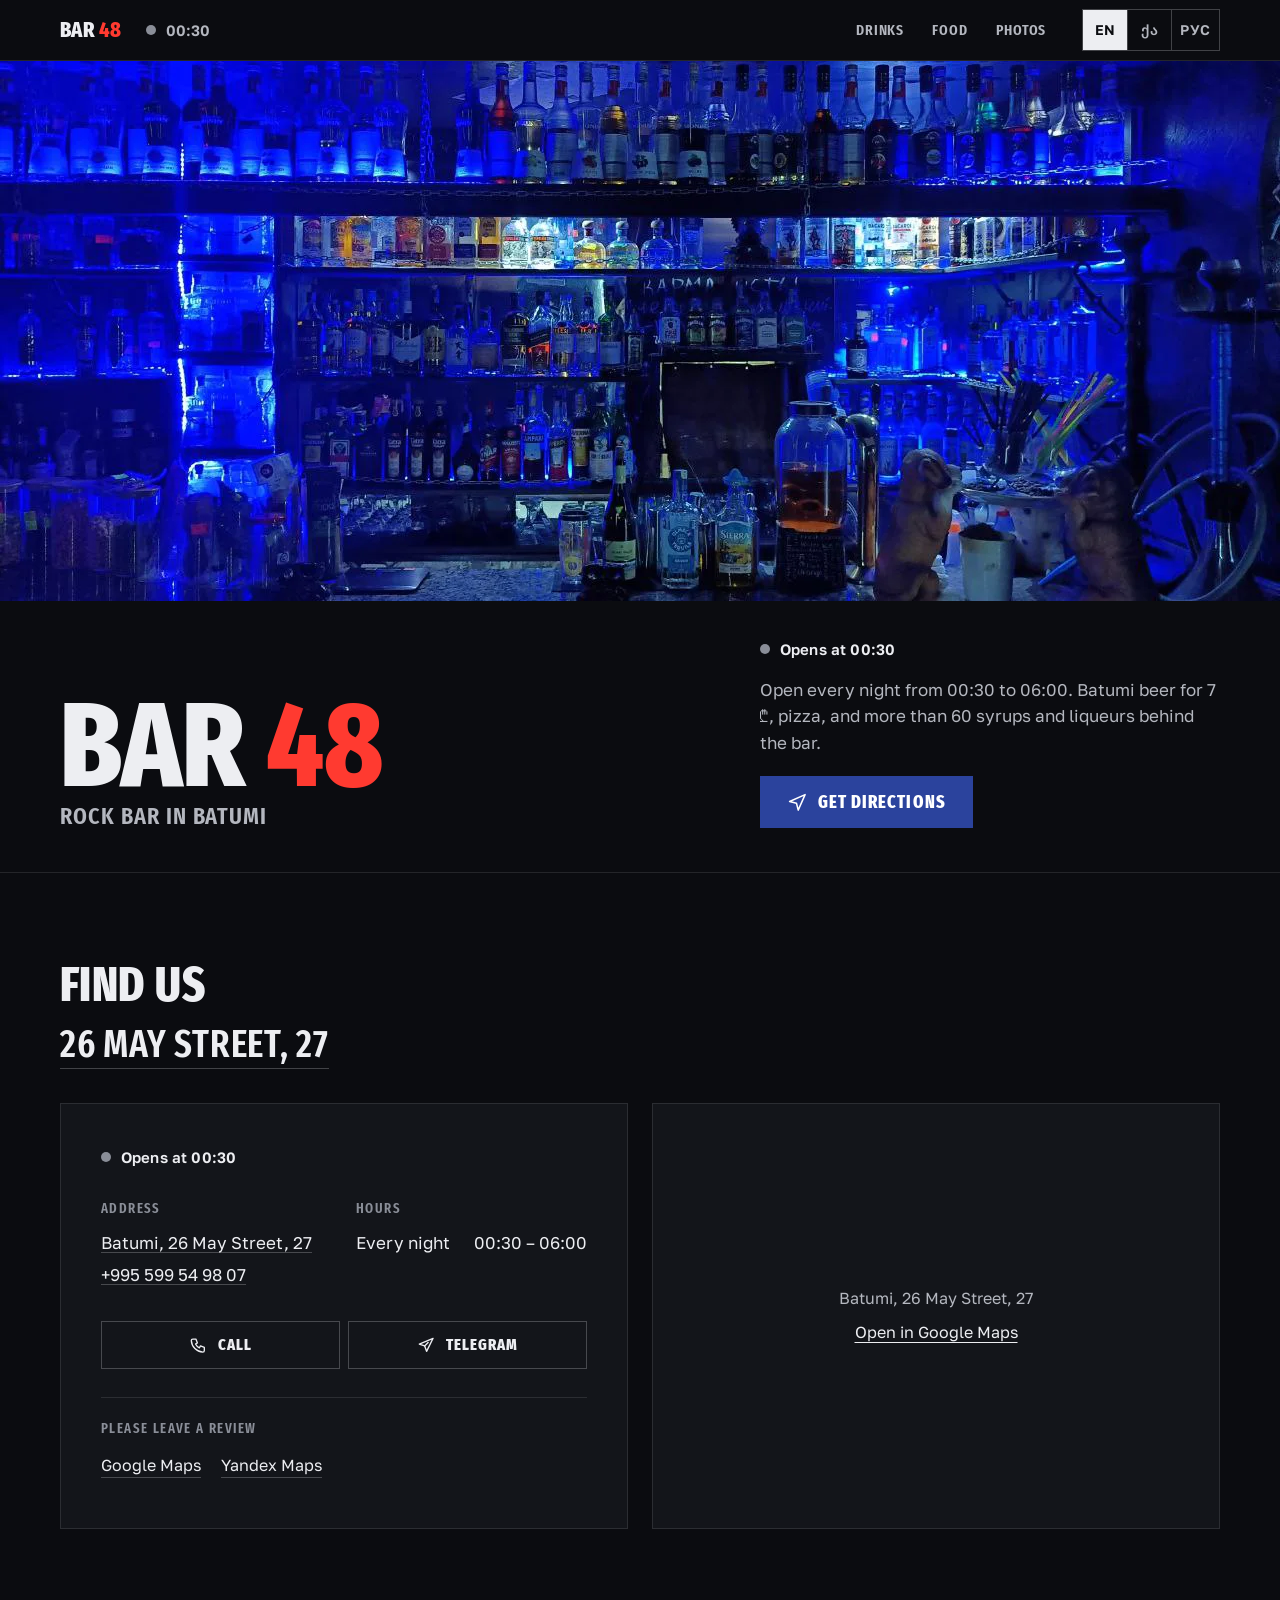
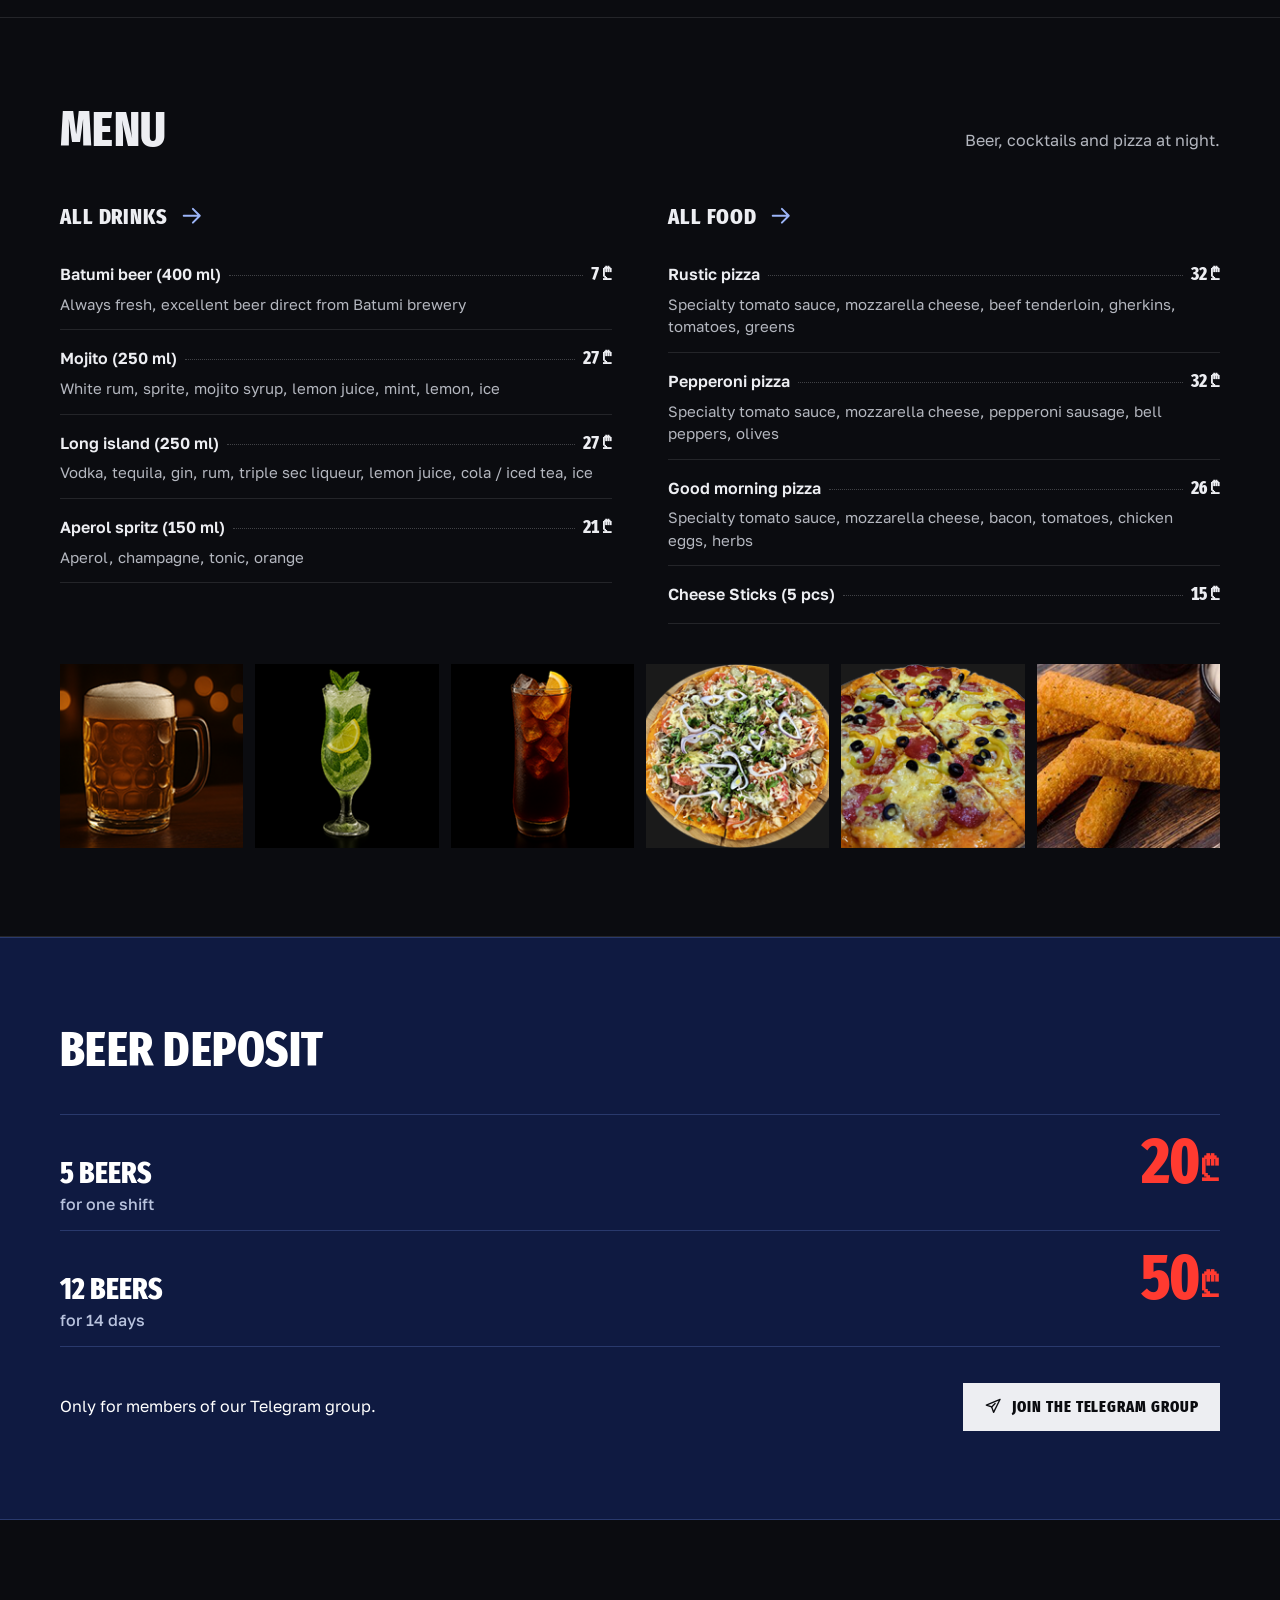
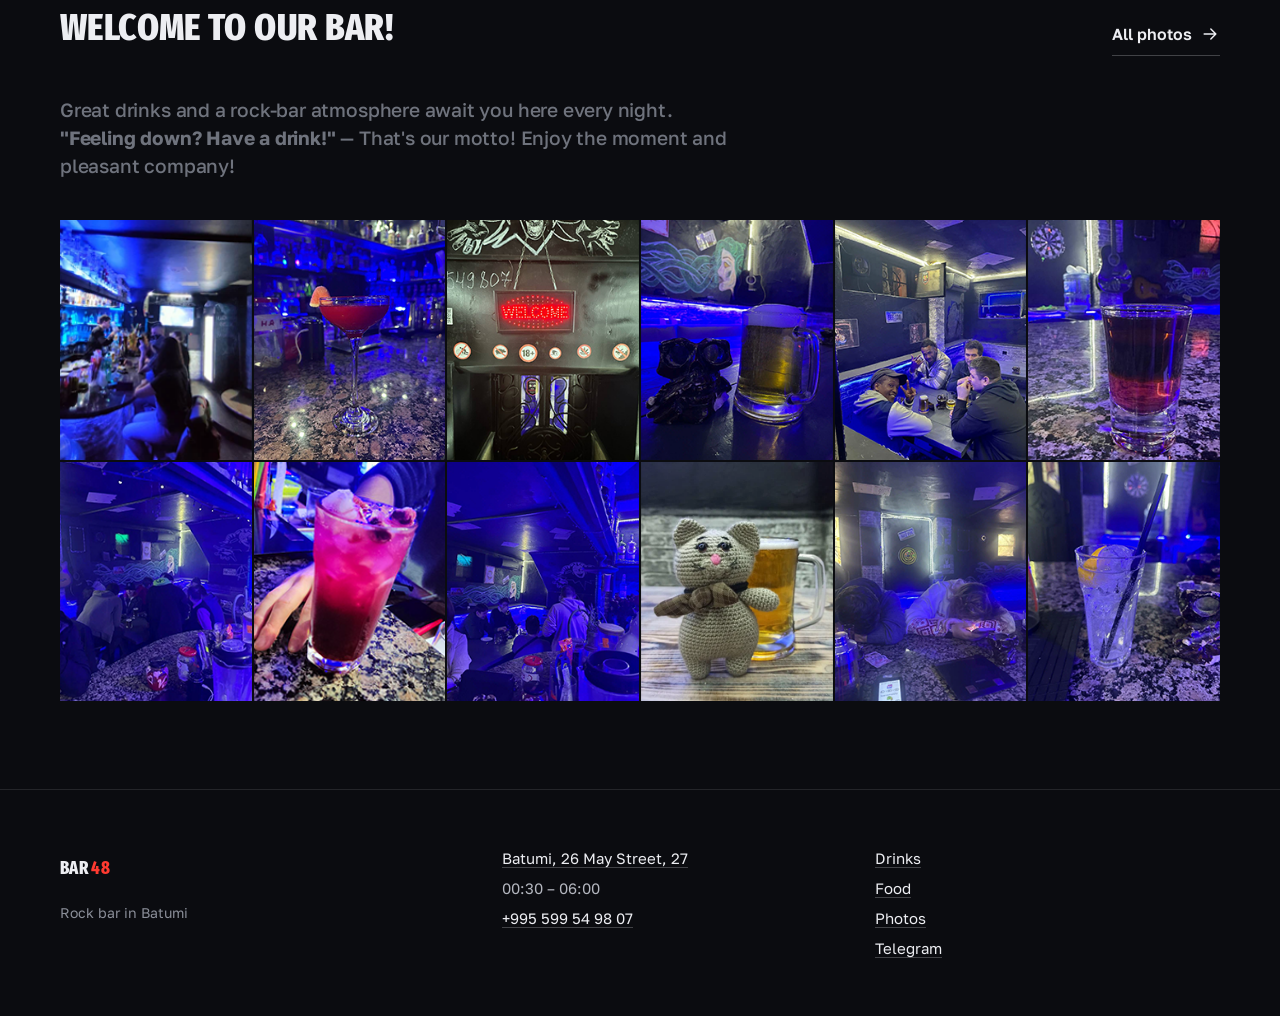
<file: index.html>
<!DOCTYPE html>
<html lang="en" data-title-key="bar48batumi">
<head>
<meta charset="utf-8">
<meta name="viewport" content="width=device-width, initial-scale=1, viewport-fit=cover">
<title>Bar 48 - Batumi</title>
<meta name="description" content="Great drinks and a rock-bar atmosphere await you here every night. Feeling down? Have a drink! — That&#x27;s our motto! Enjoy the moment and pleasant company!">
<link rel="canonical" href="https://bar48.ge/">
<meta name="theme-color" content="#0b0c10">
<link rel="icon" href="/images/favicon.ico">
<meta property="og:type" content="website">
<meta property="og:site_name" content="Bar 48">
<meta property="og:title" content="Bar 48 - Batumi">
<meta property="og:description" content="Great drinks and a rock-bar atmosphere await you here every night. Feeling down? Have a drink! — That&#x27;s our motto! Enjoy the moment and pleasant company!">
<meta property="og:url" content="https://bar48.ge/">
<meta property="og:image" content="https://bar48.ge/images/bar.jpg">
<link rel="preload" href="/assets/fonts/fira-sans-extra-condensed-latin-800.woff2" as="font" type="font/woff2" crossorigin>
<link rel="stylesheet" href="/assets/css/fonts.css?v=4ae0344a">
<link rel="stylesheet" href="/assets/css/site.css?v=0eba7af9">
<script type="application/ld+json">{"@context": "https://schema.org", "@type": "BarOrPub", "name": "Bar 48", "url": "https://bar48.ge/", "image": "https://bar48.ge/images/bar.jpg", "telephone": "+995599549807", "address": {"@type": "PostalAddress", "streetAddress": "26 May Street, 27", "addressLocality": "Batumi", "addressCountry": "GE"}, "geo": {"@type": "GeoCoordinates", "latitude": 41.6474543, "longitude": 41.6323109}, "hasMap": "https://www.google.com/maps/place/Bar+48/@41.6472818,41.6299166,17z/data=!4m6!3m5!1s0x4067877c6534400d:0x36e22db643766849!8m2!3d41.6474543!4d41.6323109!16s%2Fg%2F11rvh7wrxh", "sameAs": ["https://t.me/BAR48_Batumi"], "servesCuisine": "Pizza", "priceRange": "₾"}</script>
<script async src="https://www.googletagmanager.com/gtag/js?id=G-WJXPF8V3XT"></script>
<script>
  window.dataLayer = window.dataLayer || [];
  function gtag(){dataLayer.push(arguments);}
  gtag('js', new Date());
  gtag('config', 'G-WJXPF8V3XT');
</script>
</head>
<body>
<a class="skip" href="#main" data-i18n="skip">Skip to content</a>
<header class="site-header">
  <div class="wrap">
    <a class="brand" href="/" aria-label="Bar 48"><span>Bar <span class="num">48</span></span></a>
    <p class="status status-short" data-status data-status-short data-open="false">00:30</p>
    <nav class="nav nav-desk" aria-label="Main">
      <a href="/drinks/" data-i18n="drinks">Drinks</a>
      <a href="/food/" data-i18n="food">Food</a>
      <a href="/photos/" data-i18n="photosNav">Photos</a>
    </nav>
    <div class="lang" role="group" aria-label="Language" data-i18n-label="langLabel">
      <button type="button" data-lang="en" lang="en" aria-pressed="true" aria-label="English">EN</button>
      <button type="button" data-lang="ka" lang="ka" aria-pressed="false" aria-label="ქართული">ქა</button>
      <button type="button" data-lang="ru" lang="ru" aria-pressed="false" aria-label="Русский">РУС</button>
    </div>
  </div>
</header>
<nav class="nav-row" aria-label="Main">
  <a href="/drinks/" data-i18n="drinks">Drinks</a>
      <a href="/food/" data-i18n="food">Food</a>
      <a href="/photos/" data-i18n="photosNav">Photos</a>
</nav>
<main id="main">
<section class="hero" data-enter aria-labelledby="hero-title">
  <div class="hero-photo">
    <img src="/images/bar-hero.webp" alt="The backbar of Bar 48 lit in blue" width="1280" height="576" fetchpriority="high">
  </div>
  <div class="wrap hero-text">
    <h1 id="hero-title"><span class="h1-name">Bar <span class="num">48</span></span><span class="h1-kind" data-i18n="tagline">Rock bar in Batumi</span></h1>
    <div class="hero-side">
      <p class="status" data-status data-open="false" aria-live="polite">00:30 – 06:00</p>
      <p class="hero-lead" data-i18n="heroLead">Open every night from 00:30 to 06:00. Batumi beer for 7 ₾, pizza, and more than 60 syrups and liqueurs behind the bar.</p>
      <div class="hero-actions" data-dock-anchor>
        <a class="btn btn-primary btn-xl" href="https://www.google.com/maps/dir/?api=1&amp;destination=41.6474543%2C41.6323109" target="_blank" rel="noopener"><svg class="icon" viewBox="0 0 24 24" aria-hidden="true"><path d="M3 11 21 3l-8 18-2-8-8-2z"/></svg><span data-i18n="getdirections">Get Directions</span></a>
      </div>
    </div>
  </div>
</section>

<section class="section" id="visit" aria-labelledby="visit-title">
  <div class="wrap">
    <h2 id="visit-title" data-i18n="findUs">Find us</h2>
    <p class="type-moment"><a class="draw" href="https://www.google.com/maps/place/Bar+48/@41.6472818,41.6299166,17z/data=!4m6!3m5!1s0x4067877c6534400d:0x36e22db643766849!8m2!3d41.6474543!4d41.6323109!16s%2Fg%2F11rvh7wrxh" target="_blank" rel="noopener" data-i18n="street">26 May Street, 27</a></p>
    <div class="visit">
      <div class="visit-panel">
        <div class="visit-top">
          <p class="status" data-status data-open="false">00:30 – 06:00</p>
        </div>
        <div class="visit-cols">
          <div>
            <p class="t-label" data-i18n="addressLabel">Address</p>
            <p class="visit-big"><a class="draw" href="https://www.google.com/maps/place/Bar+48/@41.6472818,41.6299166,17z/data=!4m6!3m5!1s0x4067877c6534400d:0x36e22db643766849!8m2!3d41.6474543!4d41.6323109!16s%2Fg%2F11rvh7wrxh" target="_blank" rel="noopener" data-i18n="address">Batumi, 26 May Street, 27</a></p>
            <p class="visit-big"><a class="draw" href="tel:+995599549807">+995 599 54 98 07</a></p>
          </div>
          <div>
            <p class="t-label" data-i18n="hoursLabel">Hours</p>
            <dl class="hours"><dt data-i18n="everyNight">Every night</dt><dd>00:30 – 06:00</dd></dl>
          </div>
        </div>
        <div class="btn-row">
          <a class="btn" href="tel:+995599549807"><svg class="icon" viewBox="0 0 24 24" aria-hidden="true"><path d="M5 4h4l2 5-2.5 1.5a11 11 0 0 0 5 5L15 13l5 2v4a2 2 0 0 1-2 2A16 16 0 0 1 3 6a2 2 0 0 1 2-2z"/></svg><span data-i18n="call">Call</span></a>
          <a class="btn" href="https://t.me/BAR48_Batumi" target="_blank" rel="noopener"><svg class="icon" viewBox="0 0 24 24" aria-hidden="true"><path d="M21 3 3 10.5l7 2.5 2.5 7L21 3z"/><path d="m10 13 4.5-4.5"/></svg><span>Telegram</span></a>
        </div>
        <p class="visit-reviews"><span class="t-label" data-i18n="pleaseleaveareview">Please leave a review</span> <a class="draw" href="https://maps.app.goo.gl/VGhTZVqB5AjMxYQJ9" target="_blank" rel="noopener">Google Maps</a> <a class="draw" href="https://yandex.com.ge/maps/-/CHGJjGn7" target="_blank" rel="noopener" data-i18n="yandex">Yandex Maps</a></p>
      </div>
      <div class="map">
        <a class="map-fallback" href="https://www.google.com/maps/place/Bar+48/@41.6472818,41.6299166,17z/data=!4m6!3m5!1s0x4067877c6534400d:0x36e22db643766849!8m2!3d41.6474543!4d41.6323109!16s%2Fg%2F11rvh7wrxh" target="_blank" rel="noopener"><span data-i18n="address">Batumi, 26 May Street, 27</span><span class="map-open" data-i18n="openMaps">Open in Google Maps</span></a>
        <iframe src="https://www.google.com/maps/embed?pb=!1m18!1m12!1m3!1d3545.564730481724!2d41.63337243995288!3d41.64596064402859!2m3!1f0!2f0!3f0!3m2!1i1024!2i768!4f13.1!3m3!1m2!1s0x4067877c6534400d%3A0x36e22db643766849!2z0JHQsNGAIDQ4!5e0!3m2!1sen!2sge!4v1701516762082!5m2!1sen!2sge" title="Bar 48 on Google Maps" loading="lazy" referrerpolicy="no-referrer-when-downgrade" allowfullscreen></iframe>
      </div>
    </div>
  </div>
</section>

<section class="section" id="menu" aria-labelledby="menu-title">
  <div class="wrap">
    <div class="head-row">
      <h2 id="menu-title" data-i18n="menu">Menu</h2>
      <p data-i18n="menuSide">Beer, cocktails and pizza at night.</p>
    </div>
    <div class="groups">
      <div class="group">
        <a class="group-label" href="/drinks/"><span data-i18n="allDrinks">All drinks</span><svg class="icon arrow" viewBox="0 0 24 24" aria-hidden="true"><path d="M5 12h14M13 6l6 6-6 6"/></svg></a>
        <ul class="items rows">
          <li class="item no-img" data-i18n-item="beer"><div><div class="item-line"><h3 class="item-name">Batumi beer (400 ml)</h3><span class="item-price">7 ₾</span></div><p class="item-desc">Always fresh, excellent beer direct from Batumi brewery</p></div></li>
          <li class="item no-img" data-i18n-item="mojito"><div><div class="item-line"><h3 class="item-name">Mojito (250 ml)</h3><span class="item-price">27 ₾</span></div><p class="item-desc">White rum, sprite, mojito syrup, lemon juice, mint, lemon, ice</p></div></li>
          <li class="item no-img" data-i18n-item="longisland"><div><div class="item-line"><h3 class="item-name">Long island (250 ml)</h3><span class="item-price">27 ₾</span></div><p class="item-desc"></p></div></li>
          <li class="item no-img" data-i18n-item="aperolspritz"><div><div class="item-line"><h3 class="item-name">Aperol spritz (150 ml)</h3><span class="item-price">21 ₾</span></div><p class="item-desc">Aperol, champagne, tonic, orange</p></div></li>
        </ul>
      </div>
      <div class="group">
        <a class="group-label" href="/food/"><span data-i18n="allFood">All food</span><svg class="icon arrow" viewBox="0 0 24 24" aria-hidden="true"><path d="M5 12h14M13 6l6 6-6 6"/></svg></a>
        <ul class="items rows">
          <li class="item no-img" data-i18n-item="Rustic"><div><div class="item-line"><h3 class="item-name">Rustic pizza</h3><span class="item-price">32 ₾</span></div><p class="item-desc">Specialty tomato sauce, mozzarella cheese, beef tenderloin, gherkins, tomatoes, greens</p></div></li>
          <li class="item no-img" data-i18n-item="Pepperoni"><div><div class="item-line"><h3 class="item-name">Pepperoni pizza</h3><span class="item-price">32 ₾</span></div><p class="item-desc"></p></div></li>
          <li class="item no-img" data-i18n-item="Goodmorning"><div><div class="item-line"><h3 class="item-name">Good morning pizza</h3><span class="item-price">26 ₾</span></div><p class="item-desc">Specialty tomato sauce, mozzarella cheese, bacon, tomatoes, chicken eggs, herbs</p></div></li>
          <li class="item no-img" data-i18n-item="CheeseSticks"><div><div class="item-line"><h3 class="item-name">Cheese Sticks (5 pcs)</h3><span class="item-price">15 ₾</span></div><p class="item-desc"></p></div></li>
        </ul>
      </div>
    </div>
    <div class="strip">
      <a class="zoom" href="/drinks/"><img src="/images/beer.webp" alt="Batumi beer" width="400" height="190" loading="lazy" decoding="async"></a>
      <a class="zoom" href="/drinks/"><img src="/images/Mojito.webp" alt="Mojito" width="400" height="190" loading="lazy" decoding="async"></a>
      <a class="zoom" href="/drinks/"><img src="/images/Long-island.webp" alt="Long island" width="400" height="190" loading="lazy" decoding="async"></a>
      <a class="zoom" href="/food/"><img src="/images/Rustic.webp" alt="Rustic pizza" width="400" height="190" loading="lazy" decoding="async"></a>
      <a class="zoom" href="/food/"><img src="/images/Pepperoni-pizza.webp" alt="Pepperoni pizza" width="400" height="190" loading="lazy" decoding="async"></a>
      <a class="zoom" href="/food/"><img src="/images/cheese-sticks.webp" alt="Cheese sticks" width="400" height="190" loading="lazy" decoding="async"></a>
    </div>
  </div>
</section>

<section class="section band" id="deposit" aria-labelledby="deposit-title">
  <div class="wrap">
    <h2 id="deposit-title" data-i18n="depTitle">Beer deposit</h2>
    <dl class="deals">
      <div><dt><span data-i18n="dep5">5 beers</span> <span class="deal-note" data-i18n="dep5note">for one shift</span></dt><dd>20<span class="cur">₾</span></dd></div>
      <div><dt><span data-i18n="dep12">12 beers</span> <span class="deal-note" data-i18n="dep12note">for 14 days</span></dt><dd>50<span class="cur">₾</span></dd></div>
    </dl>
    <div class="band-foot">
      <p data-i18n="depNote">Only for members of our Telegram group.</p>
      <a class="btn btn-inverse" href="https://t.me/BAR48_Batumi" target="_blank" rel="noopener"><svg class="icon" viewBox="0 0 24 24" aria-hidden="true"><path d="M21 3 3 10.5l7 2.5 2.5 7L21 3z"/><path d="m10 13 4.5-4.5"/></svg><span data-i18n="depJoin">Join the Telegram group</span></a>
    </div>
  </div>
</section>

<section class="section" id="bar" aria-labelledby="about-title">
  <div class="wrap">
    <div class="head-row">
      <h2 id="about-title" data-i18n="welcome">Welcome to our bar!</h2>
      <a class="draw head-link" href="/photos/"><span data-i18n="allPhotos">All photos</span><svg class="icon arrow" viewBox="0 0 24 24" aria-hidden="true"><path d="M5 12h14M13 6l6 6-6 6"/></svg></a>
    </div>
    <p class="statement" data-moment="word-highlight" data-i18n-html="great">Great drinks and a rock-bar atmosphere await you here every night. <b>"Feeling down? Have a drink!"</b> — That's our motto! Enjoy the moment and pleasant company!</p>
    <div class="wall">
      <a class="zoom" href="/photos/"><img src="/images/5.webp" alt="Guests at the bar counter" width="180" height="316" loading="lazy" decoding="async"></a>
      <a class="zoom" href="/photos/"><img src="/images/13.webp" alt="Red cocktail in a martini glass" width="233" height="311" loading="lazy" decoding="async"></a>
      <a class="zoom" href="/photos/"><img src="/images/21.webp" alt="Bar door with a WELCOME sign under the jester mural" width="233" height="311" loading="lazy" decoding="async"></a>
      <a class="zoom" href="/photos/"><img src="/images/14.webp" alt="Mug of beer in front of the wall mural" width="233" height="311" loading="lazy" decoding="async"></a>
      <a class="zoom" href="/photos/"><img src="/images/18.webp" alt="Friends at a table" width="233" height="311" loading="lazy" decoding="async"></a>
      <a class="zoom" href="/photos/"><img src="/images/9.webp" alt="Layered shot on the bar counter" width="225" height="312" loading="lazy" decoding="async"></a>
      <a class="zoom" href="/photos/"><img src="/images/15.webp" alt="A busy night at the bar" width="211" height="311" loading="lazy" decoding="async"></a>
      <a class="zoom" href="/photos/"><img src="/images/7.webp" alt="Pink cocktail with berries" width="180" height="318" loading="lazy" decoding="async"></a>
      <a class="zoom" href="/photos/"><img src="/images/12.webp" alt="Guests on the lounge sofa" width="233" height="311" loading="lazy" decoding="async"></a>
      <a class="zoom" href="/photos/"><img src="/images/8.webp" alt="Knitted cat next to a glass of beer" width="225" height="400" loading="lazy" decoding="async"></a>
      <a class="zoom" href="/photos/"><img src="/images/11.webp" alt="Late-night guests at the bar" width="233" height="311" loading="lazy" decoding="async"></a>
      <a class="zoom" href="/photos/"><img src="/images/19.webp" alt="Gin and tonic with lemon" width="233" height="311" loading="lazy" decoding="async"></a>
    </div>
  </div>
</section>
</main>
<footer class="site-footer">
  <div class="wrap">
    <div>
      <a class="brand" href="/"><span>Bar <span class="num">48</span></span></a>
      <p class="fine" data-i18n="tagline">Rock bar in Batumi</p>
    </div>
    <ul>
      <li><a href="https://www.google.com/maps/place/Bar+48/@41.6472818,41.6299166,17z/data=!4m6!3m5!1s0x4067877c6534400d:0x36e22db643766849!8m2!3d41.6474543!4d41.6323109!16s%2Fg%2F11rvh7wrxh" target="_blank" rel="noopener" data-i18n="address">Batumi, 26 May Street, 27</a></li>
      <li>00:30 – 06:00</li>
      <li><a href="tel:+995599549807">+995 599 54 98 07</a></li>
    </ul>
    <ul>
      <li><a href="/drinks/" data-i18n="drinks">Drinks</a></li>
      <li><a href="/food/" data-i18n="food">Food</a></li>
      <li><a href="/photos/" data-i18n="photosNav">Photos</a></li>
      <li><a href="https://t.me/BAR48_Batumi" target="_blank" rel="noopener">Telegram</a></li>
    </ul>
  </div>
</footer>
<nav class="dock" aria-label="Quick actions">
  <a href="https://www.google.com/maps/dir/?api=1&amp;destination=41.6474543%2C41.6323109" target="_blank" rel="noopener"><svg class="icon" viewBox="0 0 24 24" aria-hidden="true"><path d="M3 11 21 3l-8 18-2-8-8-2z"/></svg><span data-i18n="getdirections">Get Directions</span></a>
  <a href="tel:+995599549807"><svg class="icon" viewBox="0 0 24 24" aria-hidden="true"><path d="M5 4h4l2 5-2.5 1.5a11 11 0 0 0 5 5L15 13l5 2v4a2 2 0 0 1-2 2A16 16 0 0 1 3 6a2 2 0 0 1 2-2z"/></svg><span data-i18n="call">Call</span></a>
  <a href="https://t.me/BAR48_Batumi" target="_blank" rel="noopener" aria-label="Telegram"><svg class="icon" viewBox="0 0 24 24" aria-hidden="true"><path d="M21 3 3 10.5l7 2.5 2.5 7L21 3z"/><path d="m10 13 4.5-4.5"/></svg><span>TG</span></a>
</nav>
<script src="/lang.js?v=3efb84ca" defer></script>
<script src="/assets/js/site.js?v=1c606eed" defer></script>
</body>
</html>
</file>
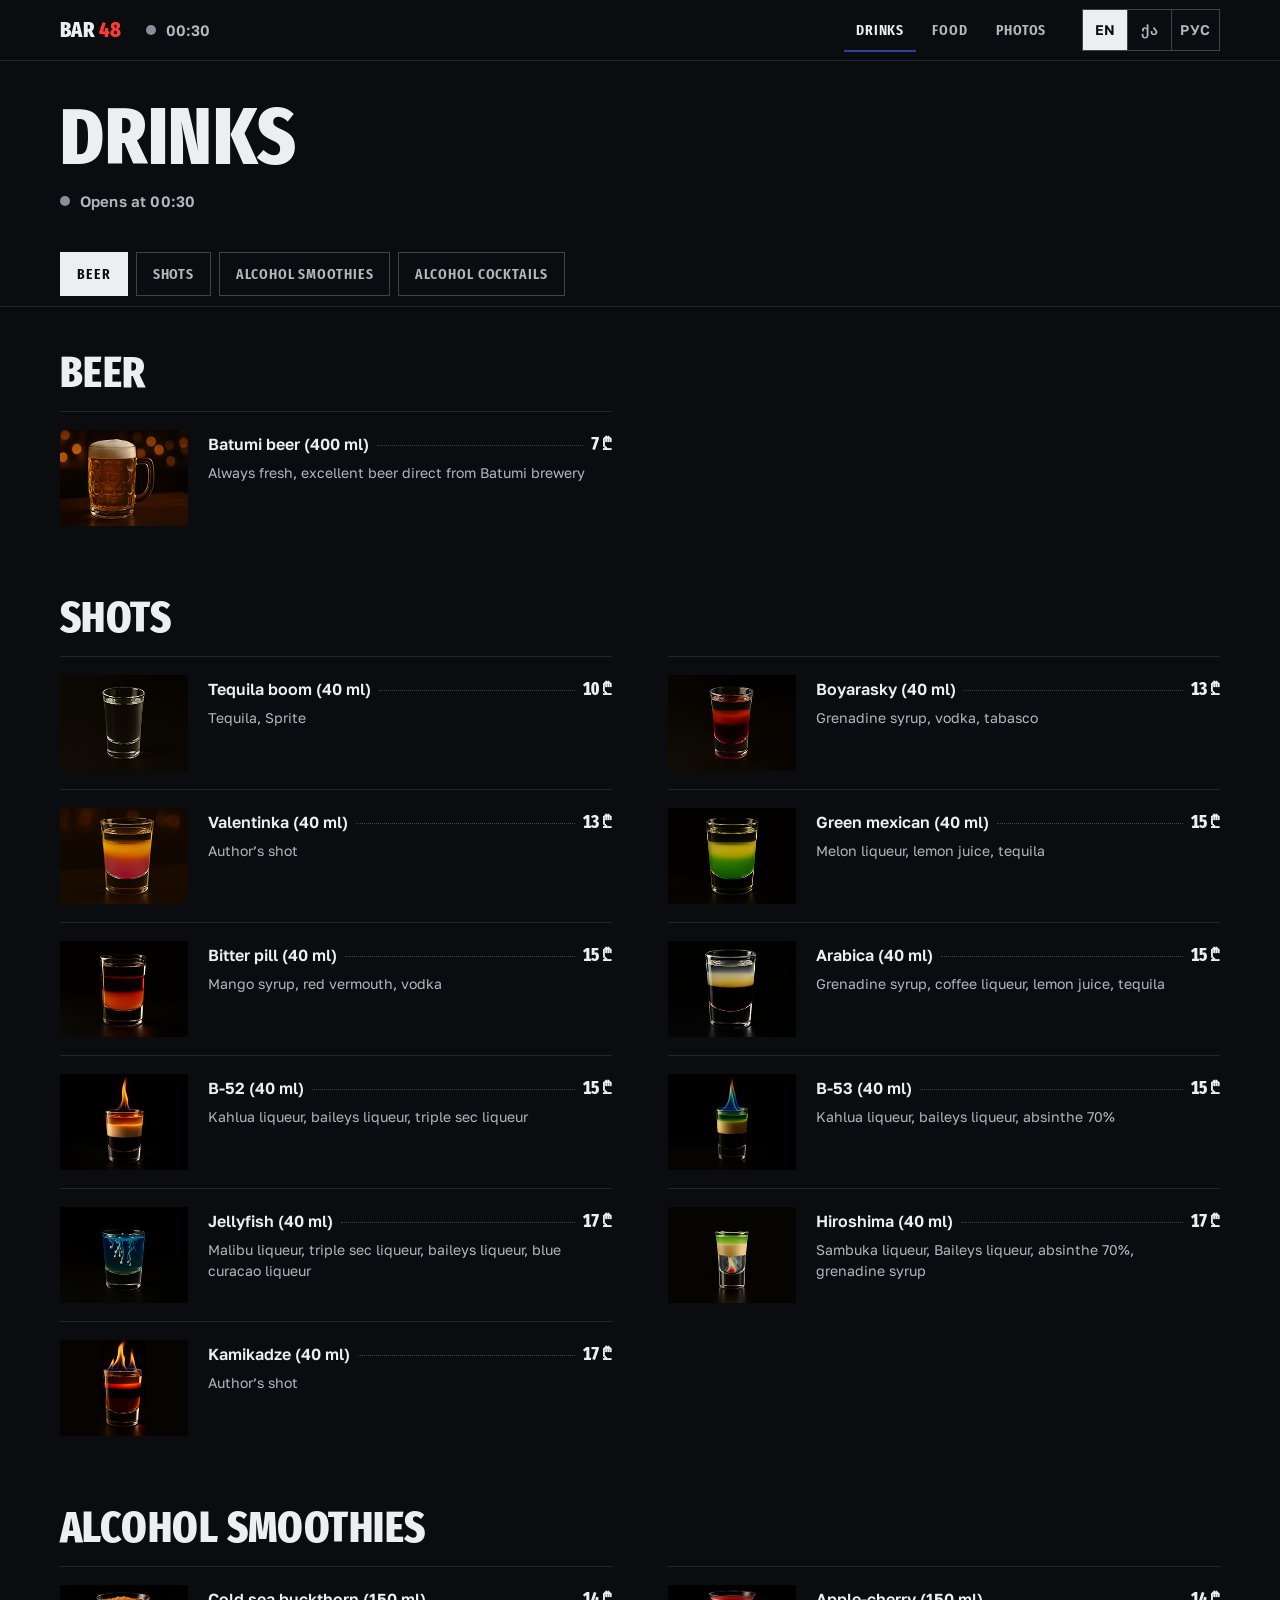
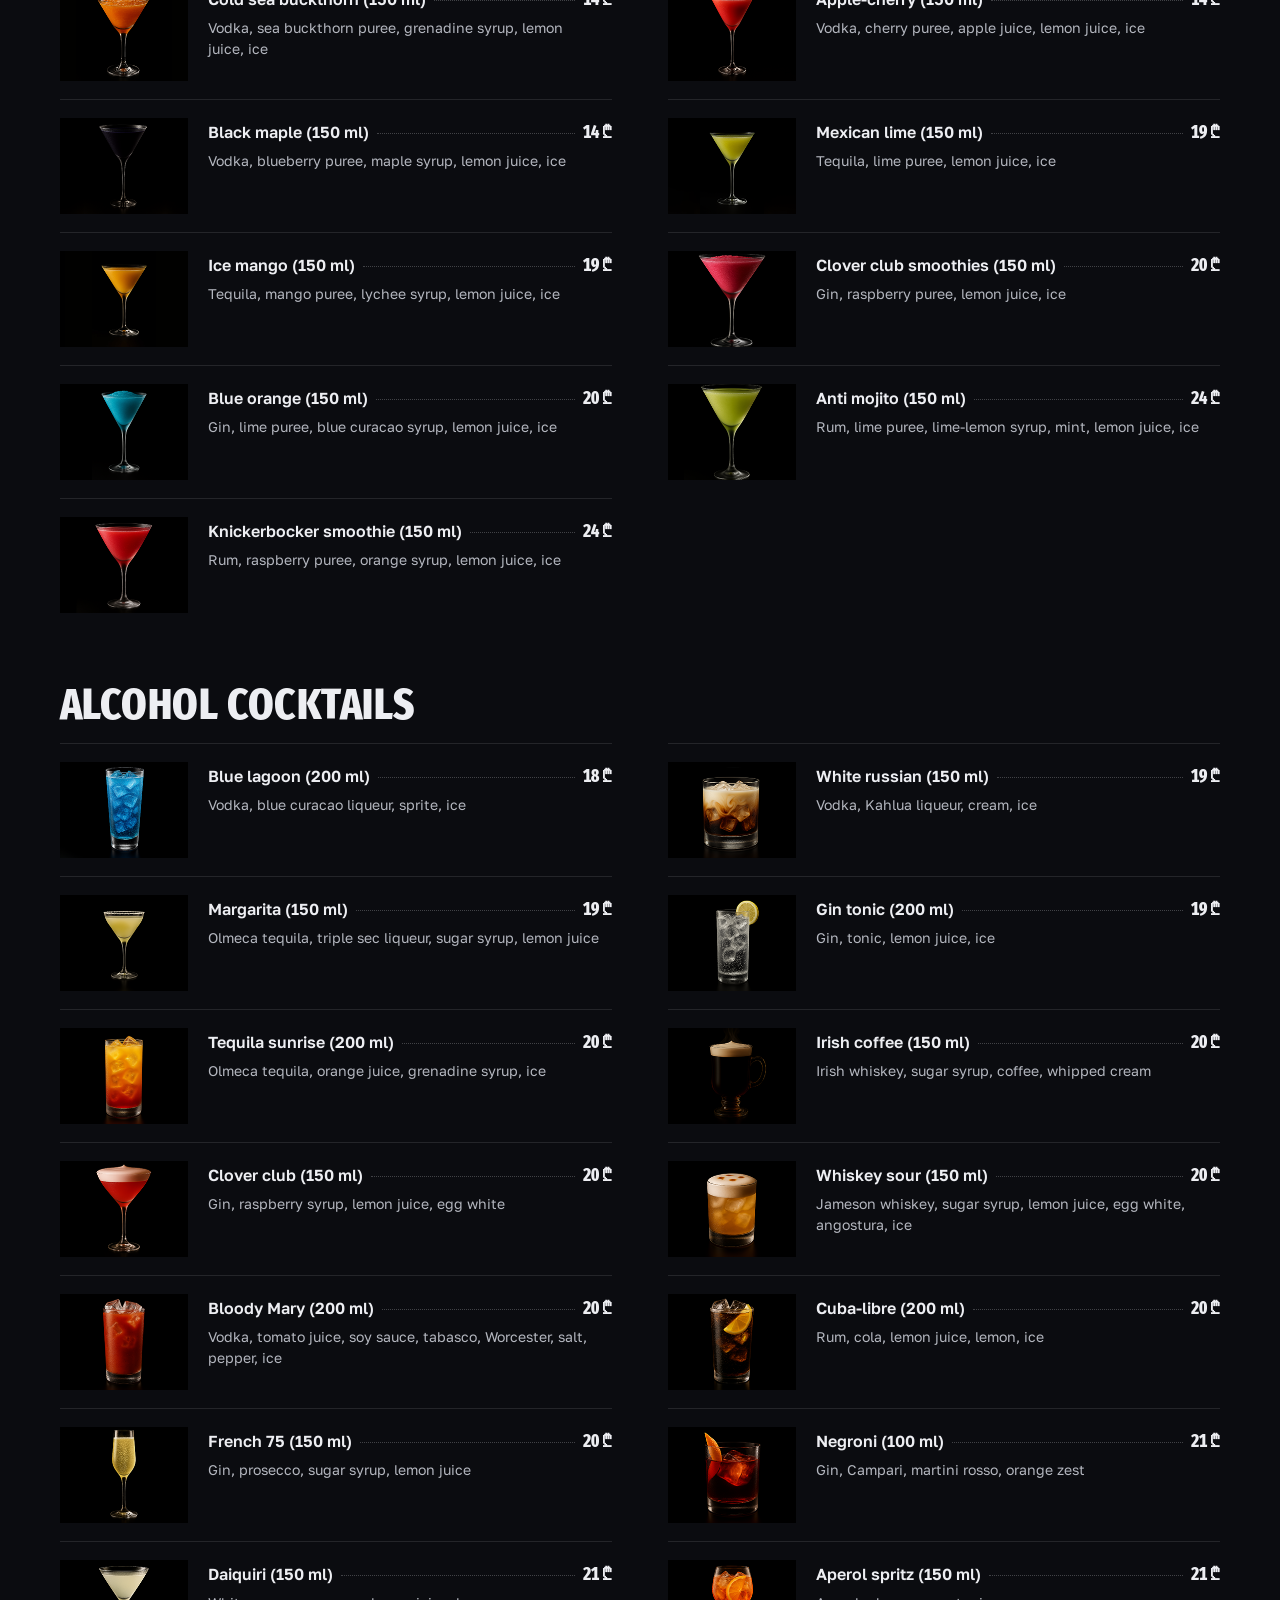
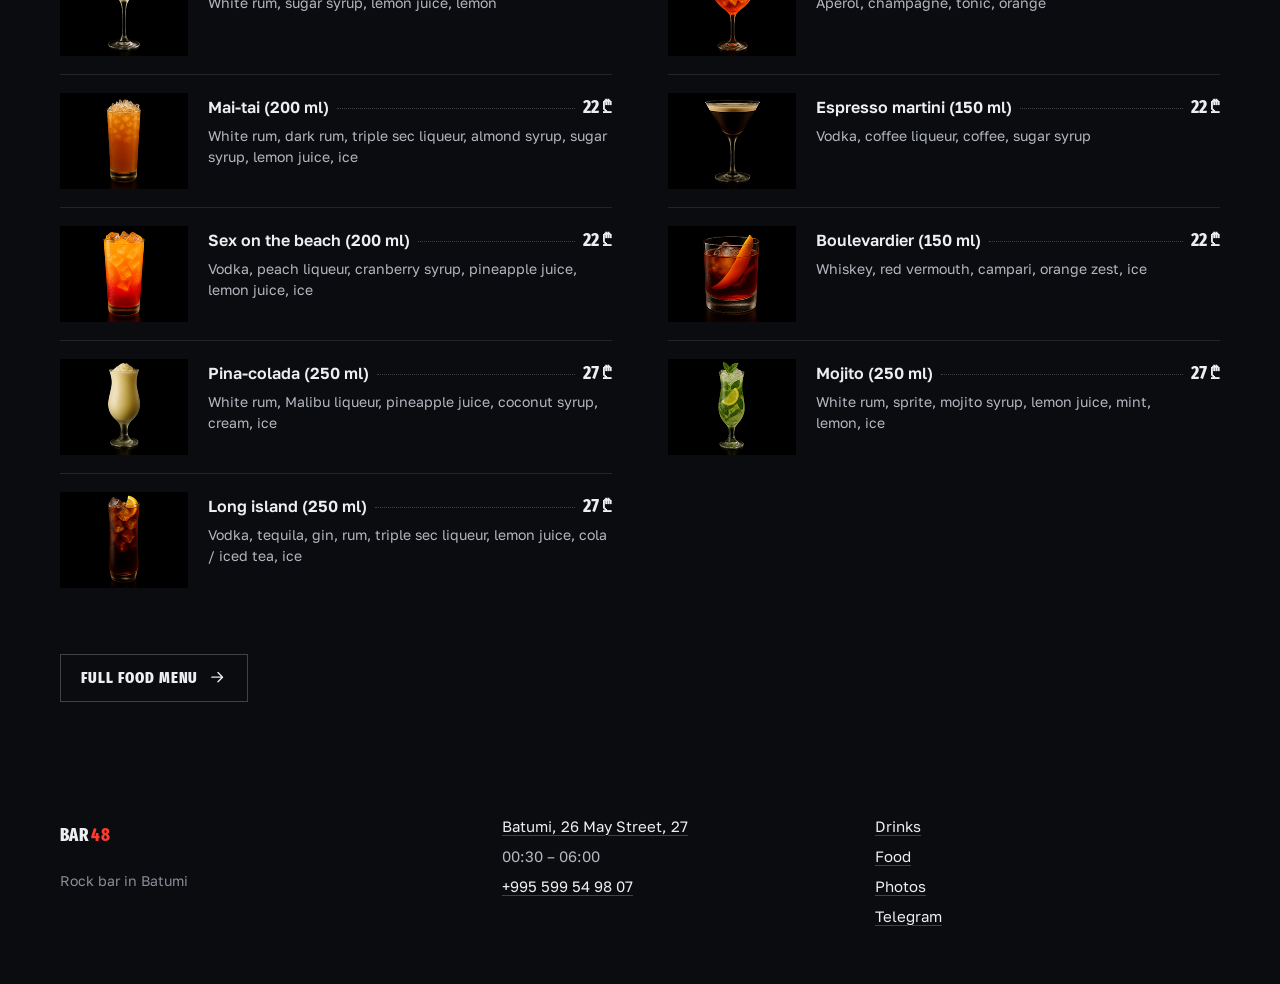
<file: drinks/index.html>
<!DOCTYPE html>
<html lang="en" data-title-key="bar48batumidrink">
<head>
<meta charset="utf-8">
<meta name="viewport" content="width=device-width, initial-scale=1, viewport-fit=cover">
<title>Drinks - Bar 48 - Batumi</title>
<meta name="description" content="Drinks menu of Bar 48 in Batumi: Batumi beer, shots, cocktails and alcoholic smoothies with prices. Open 00:30–06:00.">
<link rel="canonical" href="https://bar48.ge/drinks/">
<meta name="theme-color" content="#0b0c10">
<link rel="icon" href="/images/favicon.ico">
<meta property="og:type" content="website">
<meta property="og:site_name" content="Bar 48">
<meta property="og:title" content="Drinks - Bar 48 - Batumi">
<meta property="og:description" content="Drinks menu of Bar 48 in Batumi: Batumi beer, shots, cocktails and alcoholic smoothies with prices. Open 00:30–06:00.">
<meta property="og:url" content="https://bar48.ge/drinks/">
<meta property="og:image" content="https://bar48.ge/images/bar.jpg">
<link rel="preload" href="/assets/fonts/fira-sans-extra-condensed-latin-800.woff2" as="font" type="font/woff2" crossorigin>
<link rel="stylesheet" href="/assets/css/fonts.css?v=4ae0344a">
<link rel="stylesheet" href="/assets/css/site.css?v=0eba7af9">
<script async src="https://www.googletagmanager.com/gtag/js?id=G-WJXPF8V3XT"></script>
<script>
  window.dataLayer = window.dataLayer || [];
  function gtag(){dataLayer.push(arguments);}
  gtag('js', new Date());
  gtag('config', 'G-WJXPF8V3XT');
</script>
</head>
<body>
<a class="skip" href="#main" data-i18n="skip">Skip to content</a>
<header class="site-header">
  <div class="wrap">
    <a class="brand" href="/" aria-label="Bar 48"><span>Bar <span class="num">48</span></span></a>
    <p class="status status-short" data-status data-status-short data-open="false">00:30</p>
    <nav class="nav nav-desk" aria-label="Main">
      <a href="/drinks/" data-i18n="drinks" aria-current="page">Drinks</a>
      <a href="/food/" data-i18n="food">Food</a>
      <a href="/photos/" data-i18n="photosNav">Photos</a>
    </nav>
    <div class="lang" role="group" aria-label="Language" data-i18n-label="langLabel">
      <button type="button" data-lang="en" lang="en" aria-pressed="true" aria-label="English">EN</button>
      <button type="button" data-lang="ka" lang="ka" aria-pressed="false" aria-label="ქართული">ქა</button>
      <button type="button" data-lang="ru" lang="ru" aria-pressed="false" aria-label="Русский">РУС</button>
    </div>
  </div>
</header>
<nav class="nav-row" aria-label="Main">
  <a href="/drinks/" data-i18n="drinks" aria-current="page">Drinks</a>
      <a href="/food/" data-i18n="food">Food</a>
      <a href="/photos/" data-i18n="photosNav">Photos</a>
</nav>
<main id="main">
<div class="page-head wrap">
  <h1 data-i18n="drinks">Drinks</h1>
  <p class="status" data-status data-open="false">00:30 – 06:00</p>
</div>
<nav class="chips" aria-label="Sections"><div class="wrap">
<a href="#beer1" data-i18n="beer1">Beer</a>
<a href="#shots" data-i18n="shots">Shots</a>
<a href="#smoothies" data-i18n="smoothies">Alcohol Smoothies</a>
<a href="#cocktails" data-i18n="cocktails">Alcohol Cocktails</a>
</div></nav>
<section class="menu-section" id="beer1" aria-labelledby="h-beer1">
  <div class="wrap">
    <h2 id="h-beer1" data-i18n="beer1">Beer</h2>
    <ul class="items">
<li class="item" data-i18n-item="beer"><img src="/images/beer.webp" alt="Batumi beer (400 ml)" width="400" height="190" loading="lazy" decoding="async"><div><div class="item-line"><h3 class="item-name">Batumi beer (400 ml)</h3><span class="item-price">7 ₾</span></div><p class="item-desc">Always fresh, excellent beer direct from Batumi brewery</p></div></li>
    </ul>
  </div>
</section><section class="menu-section" id="shots" aria-labelledby="h-shots">
  <div class="wrap">
    <h2 id="h-shots" data-i18n="shots">Shots</h2>
    <ul class="items">
<li class="item" data-i18n-item="tequilaboom"><img src="/images/Tequila-boom.webp" alt="Tequila boom (40 ml)" width="400" height="190" loading="lazy" decoding="async"><div><div class="item-line"><h3 class="item-name">Tequila boom (40 ml)</h3><span class="item-price">10 ₾</span></div><p class="item-desc">Tequila, Sprite</p></div></li>
<li class="item" data-i18n-item="boyarasky"><img src="/images/Boyarasky.webp" alt="Boyarasky (40 ml)" width="400" height="190" loading="lazy" decoding="async"><div><div class="item-line"><h3 class="item-name">Boyarasky (40 ml)</h3><span class="item-price">13 ₾</span></div><p class="item-desc">Grenadine syrup, vodka, tabasco</p></div></li>
<li class="item" data-i18n-item="valentinka"><img src="/images/Valentinka.webp" alt="Valentinka (40 ml)" width="400" height="190" loading="lazy" decoding="async"><div><div class="item-line"><h3 class="item-name">Valentinka (40 ml)</h3><span class="item-price">13 ₾</span></div><p class="item-desc">Author’s shot</p></div></li>
<li class="item" data-i18n-item="greenmexican"><img src="/images/Green-mexican.webp" alt="Green mexican (40 ml)" width="400" height="190" loading="lazy" decoding="async"><div><div class="item-line"><h3 class="item-name">Green mexican (40 ml)</h3><span class="item-price">15 ₾</span></div><p class="item-desc">Melon liqueur, lemon juice, tequila</p></div></li>
<li class="item" data-i18n-item="bitterpill"><img src="/images/Bitter-pill.webp" alt="Bitter pill (40 ml)" width="400" height="190" loading="lazy" decoding="async"><div><div class="item-line"><h3 class="item-name">Bitter pill (40 ml)</h3><span class="item-price">15 ₾</span></div><p class="item-desc">Mango syrup, red vermouth, vodka</p></div></li>
<li class="item" data-i18n-item="arabica"><img src="/images/Arabica.webp" alt="Arabica (40 ml)" width="400" height="190" loading="lazy" decoding="async"><div><div class="item-line"><h3 class="item-name">Arabica (40 ml)</h3><span class="item-price">15 ₾</span></div><p class="item-desc">Grenadine syrup, coffee liqueur, lemon juice, tequila</p></div></li>
<li class="item" data-i18n-item="b52"><img src="/images/B-52.webp" alt="B-52 (40 ml)" width="400" height="190" loading="lazy" decoding="async"><div><div class="item-line"><h3 class="item-name">B-52 (40 ml)</h3><span class="item-price">15 ₾</span></div><p class="item-desc">Kahlua liqueur, baileys liqueur, triple sec liqueur</p></div></li>
<li class="item" data-i18n-item="b53"><img src="/images/B-53.webp" alt="B-53 (40 ml)" width="400" height="190" loading="lazy" decoding="async"><div><div class="item-line"><h3 class="item-name">B-53 (40 ml)</h3><span class="item-price">15 ₾</span></div><p class="item-desc">Kahlua liqueur, baileys liqueur, absinthe 70%</p></div></li>
<li class="item" data-i18n-item="jellyfish"><img src="/images/Jellyfish.webp" alt="Jellyfish (40 ml)" width="400" height="190" loading="lazy" decoding="async"><div><div class="item-line"><h3 class="item-name">Jellyfish (40 ml)</h3><span class="item-price">17 ₾</span></div><p class="item-desc">Malibu liqueur, triple sec liqueur, baileys liqueur, blue curacao liqueur</p></div></li>
<li class="item" data-i18n-item="hiroshima"><img src="/images/Hiroshima.webp" alt="Hiroshima (40 ml)" width="400" height="190" loading="lazy" decoding="async"><div><div class="item-line"><h3 class="item-name">Hiroshima (40 ml)</h3><span class="item-price">17 ₾</span></div><p class="item-desc">Sambuka liqueur, Baileys liqueur, absinthe 70%, grenadine syrup</p></div></li>
<li class="item" data-i18n-item="kamikadze"><img src="/images/Kamikadze.webp" alt="Kamikadze (40 ml)" width="400" height="190" loading="lazy" decoding="async"><div><div class="item-line"><h3 class="item-name">Kamikadze (40 ml)</h3><span class="item-price">17 ₾</span></div><p class="item-desc">Author’s shot</p></div></li>
    </ul>
  </div>
</section><section class="menu-section" id="smoothies" aria-labelledby="h-smoothies">
  <div class="wrap">
    <h2 id="h-smoothies" data-i18n="smoothies">Alcohol Smoothies</h2>
    <ul class="items">
<li class="item" data-i18n-item="coldseabuckthorn"><img src="/images/Cold-sea-buckthorn.webp" alt="Cold sea buckthorn (150 ml)" width="400" height="190" loading="lazy" decoding="async"><div><div class="item-line"><h3 class="item-name">Cold sea buckthorn (150 ml)</h3><span class="item-price">14 ₾</span></div><p class="item-desc">Vodka, sea buckthorn puree, grenadine syrup, lemon juice, ice</p></div></li>
<li class="item" data-i18n-item="applecherry"><img src="/images/Apple-cherry.webp" alt="Apple-cherry (150 ml)" width="400" height="190" loading="lazy" decoding="async"><div><div class="item-line"><h3 class="item-name">Apple-cherry (150 ml)</h3><span class="item-price">14 ₾</span></div><p class="item-desc">Vodka, cherry puree, apple juice, lemon juice, ice</p></div></li>
<li class="item" data-i18n-item="blackmaple"><img src="/images/Black-maple.webp" alt="Black maple (150 ml)" width="400" height="190" loading="lazy" decoding="async"><div><div class="item-line"><h3 class="item-name">Black maple (150 ml)</h3><span class="item-price">14 ₾</span></div><p class="item-desc">Vodka, blueberry puree, maple syrup, lemon juice, ice</p></div></li>
<li class="item" data-i18n-item="mexicanlime"><img src="/images/Mexican-lime.webp" alt="Mexican lime (150 ml)" width="400" height="190" loading="lazy" decoding="async"><div><div class="item-line"><h3 class="item-name">Mexican lime (150 ml)</h3><span class="item-price">19 ₾</span></div><p class="item-desc">Tequila, lime puree, lemon juice, ice</p></div></li>
<li class="item" data-i18n-item="icemango"><img src="/images/Ice-mango.webp" alt="Ice mango (150 ml)" width="400" height="190" loading="lazy" decoding="async"><div><div class="item-line"><h3 class="item-name">Ice mango (150 ml)</h3><span class="item-price">19 ₾</span></div><p class="item-desc">Tequila, mango puree, lychee syrup, lemon juice, ice</p></div></li>
<li class="item" data-i18n-item="cloverclubsmoothies"><img src="/images/Clover-club-smoothies.webp" alt="Clover club smoothies (150 ml)" width="400" height="190" loading="lazy" decoding="async"><div><div class="item-line"><h3 class="item-name">Clover club smoothies (150 ml)</h3><span class="item-price">20 ₾</span></div><p class="item-desc">Gin, raspberry puree, lemon juice, ice</p></div></li>
<li class="item" data-i18n-item="blueorange"><img src="/images/Blue-orange.webp" alt="Blue orange (150 ml)" width="400" height="190" loading="lazy" decoding="async"><div><div class="item-line"><h3 class="item-name">Blue orange (150 ml)</h3><span class="item-price">20 ₾</span></div><p class="item-desc">Gin, lime puree, blue curacao syrup, lemon juice, ice</p></div></li>
<li class="item" data-i18n-item="antimojito"><img src="/images/Anti-mojito.webp" alt="Anti mojito (150 ml)" width="400" height="190" loading="lazy" decoding="async"><div><div class="item-line"><h3 class="item-name">Anti mojito (150 ml)</h3><span class="item-price">24 ₾</span></div><p class="item-desc">Rum, lime puree, lime-lemon syrup, mint, lemon juice, ice</p></div></li>
<li class="item" data-i18n-item="knickerbockersmoothie"><img src="/images/Knickerbocker-smoothie.webp" alt="Knickerbocker smoothie (150 ml)" width="400" height="190" loading="lazy" decoding="async"><div><div class="item-line"><h3 class="item-name">Knickerbocker smoothie (150 ml)</h3><span class="item-price">24 ₾</span></div><p class="item-desc">Rum, raspberry puree, orange syrup, lemon juice, ice</p></div></li>
    </ul>
  </div>
</section><section class="menu-section" id="cocktails" aria-labelledby="h-cocktails">
  <div class="wrap">
    <h2 id="h-cocktails" data-i18n="cocktails">Alcohol Cocktails</h2>
    <ul class="items">
<li class="item" data-i18n-item="bluelagoon"><img src="/images/Blue-lagoon.webp" alt="Blue lagoon (200 ml)" width="400" height="190" loading="lazy" decoding="async"><div><div class="item-line"><h3 class="item-name">Blue lagoon (200 ml)</h3><span class="item-price">18 ₾</span></div><p class="item-desc">Vodka, blue curacao liqueur, sprite, ice</p></div></li>
<li class="item" data-i18n-item="whiterussian"><img src="/images/White-russian.webp" alt="White russian (150 ml)" width="400" height="190" loading="lazy" decoding="async"><div><div class="item-line"><h3 class="item-name">White russian (150 ml)</h3><span class="item-price">19 ₾</span></div><p class="item-desc">Vodka, Kahlua liqueur, cream, ice</p></div></li>
<li class="item" data-i18n-item="margarita"><img src="/images/Margarita.webp" alt="Margarita (150 ml)" width="400" height="190" loading="lazy" decoding="async"><div><div class="item-line"><h3 class="item-name">Margarita (150 ml)</h3><span class="item-price">19 ₾</span></div><p class="item-desc">Olmeca tequila, triple sec liqueur, sugar syrup, lemon juice</p></div></li>
<li class="item" data-i18n-item="gintonic"><img src="/images/Gin-tonic.webp" alt="Gin tonic (200 ml)" width="400" height="190" loading="lazy" decoding="async"><div><div class="item-line"><h3 class="item-name">Gin tonic (200 ml)</h3><span class="item-price">20 ₾</span></div><p class="item-desc">Gin, tonic, lemon juice, ice</p></div></li>
<li class="item" data-i18n-item="tequilasunrise"><img src="/images/Tequila-sunrise.webp" alt="Tequila sunrise (200 ml)" width="400" height="190" loading="lazy" decoding="async"><div><div class="item-line"><h3 class="item-name">Tequila sunrise (200 ml)</h3><span class="item-price">20 ₾</span></div><p class="item-desc">Olmeca tequila, orange juice, grenadine syrup, ice</p></div></li>
<li class="item" data-i18n-item="irishcoffee"><img src="/images/Irish-coffee.webp" alt="Irish coffee (150 ml)" width="400" height="190" loading="lazy" decoding="async"><div><div class="item-line"><h3 class="item-name">Irish coffee (150 ml)</h3><span class="item-price">20 ₾</span></div><p class="item-desc">Irish whiskey, sugar syrup, coffee, whipped cream</p></div></li>
<li class="item" data-i18n-item="cloverclub"><img src="/images/Clover-club.webp" alt="Clover club (150 ml)" width="400" height="190" loading="lazy" decoding="async"><div><div class="item-line"><h3 class="item-name">Clover club (150 ml)</h3><span class="item-price">20 ₾</span></div><p class="item-desc">Gin, raspberry syrup, lemon juice, egg white</p></div></li>
<li class="item" data-i18n-item="whiskeysour"><img src="/images/Whiskey-sour.webp" alt="Whiskey sour (150 ml)" width="400" height="190" loading="lazy" decoding="async"><div><div class="item-line"><h3 class="item-name">Whiskey sour (150 ml)</h3><span class="item-price">20 ₾</span></div><p class="item-desc">Jameson whiskey, sugar syrup, lemon juice, egg white, angostura, ice</p></div></li>
<li class="item" data-i18n-item="bloodymary"><img src="/images/Bloody-Mary.webp" alt="Bloody Mary (200 ml)" width="400" height="190" loading="lazy" decoding="async"><div><div class="item-line"><h3 class="item-name">Bloody Mary (200 ml)</h3><span class="item-price">20 ₾</span></div><p class="item-desc">Vodka, tomato juice, soy sauce, tabasco, Worcester, salt, pepper, ice</p></div></li>
<li class="item" data-i18n-item="cubalibre"><img src="/images/Cuba-libre.webp" alt="Cuba-libre (200 ml)" width="400" height="190" loading="lazy" decoding="async"><div><div class="item-line"><h3 class="item-name">Cuba-libre (200 ml)</h3><span class="item-price">20 ₾</span></div><p class="item-desc">Rum, cola, lemon juice, lemon, ice</p></div></li>
<li class="item" data-i18n-item="french75"><img src="/images/French-75.webp" alt="French 75 (150 ml)" width="400" height="190" loading="lazy" decoding="async"><div><div class="item-line"><h3 class="item-name">French 75 (150 ml)</h3><span class="item-price">20 ₾</span></div><p class="item-desc">Gin, prosecco, sugar syrup, lemon juice</p></div></li>
<li class="item" data-i18n-item="negroni"><img src="/images/Negroni.webp" alt="Negroni (100 ml)" width="400" height="190" loading="lazy" decoding="async"><div><div class="item-line"><h3 class="item-name">Negroni (100 ml)</h3><span class="item-price">21 ₾</span></div><p class="item-desc">Gin, Campari, martini rosso, orange zest</p></div></li>
<li class="item" data-i18n-item="daiquiri"><img src="/images/Daiquiri.webp" alt="Daiquiri (150 ml)" width="400" height="190" loading="lazy" decoding="async"><div><div class="item-line"><h3 class="item-name">Daiquiri (150 ml)</h3><span class="item-price">21 ₾</span></div><p class="item-desc">White rum, sugar syrup, lemon juice, lemon</p></div></li>
<li class="item" data-i18n-item="aperolspritz"><img src="/images/Aperol-spritz.webp" alt="Aperol spritz (150 ml)" width="400" height="190" loading="lazy" decoding="async"><div><div class="item-line"><h3 class="item-name">Aperol spritz (150 ml)</h3><span class="item-price">21 ₾</span></div><p class="item-desc">Aperol, champagne, tonic, orange</p></div></li>
<li class="item" data-i18n-item="maitai"><img src="/images/Mai-tai.webp" alt="Mai-tai (200 ml)" width="400" height="190" loading="lazy" decoding="async"><div><div class="item-line"><h3 class="item-name">Mai-tai (200 ml)</h3><span class="item-price">22 ₾</span></div><p class="item-desc">White rum, dark rum, triple sec liqueur, almond syrup, sugar syrup, lemon juice, ice</p></div></li>
<li class="item" data-i18n-item="espressomartini"><img src="/images/Espresso-martini.webp" alt="Espresso martini (150 ml)" width="400" height="190" loading="lazy" decoding="async"><div><div class="item-line"><h3 class="item-name">Espresso martini (150 ml)</h3><span class="item-price">22 ₾</span></div><p class="item-desc">Vodka, coffee liqueur, coffee, sugar syrup</p></div></li>
<li class="item" data-i18n-item="sexonthebeach"><img src="/images/Sex-on-the-beach.webp" alt="Sex on the beach (200 ml)" width="400" height="190" loading="lazy" decoding="async"><div><div class="item-line"><h3 class="item-name">Sex on the beach (200 ml)</h3><span class="item-price">22 ₾</span></div><p class="item-desc">Vodka, peach liqueur, cranberry syrup, pineapple juice, lemon juice, ice</p></div></li>
<li class="item" data-i18n-item="boulevardier"><img src="/images/Boulevardier.webp" alt="Boulevardier (150 ml)" width="400" height="190" loading="lazy" decoding="async"><div><div class="item-line"><h3 class="item-name">Boulevardier (150 ml)</h3><span class="item-price">22 ₾</span></div><p class="item-desc">Whiskey, red vermouth, campari, orange zest, ice</p></div></li>
<li class="item" data-i18n-item="pinacolada"><img src="/images/Pina-colada.webp" alt="Pina-colada (250 ml)" width="400" height="190" loading="lazy" decoding="async"><div><div class="item-line"><h3 class="item-name">Pina-colada (250 ml)</h3><span class="item-price">27 ₾</span></div><p class="item-desc">White rum, Malibu liqueur, pineapple juice, coconut syrup, cream, ice</p></div></li>
<li class="item" data-i18n-item="mojito"><img src="/images/Mojito.webp" alt="Mojito (250 ml)" width="400" height="190" loading="lazy" decoding="async"><div><div class="item-line"><h3 class="item-name">Mojito (250 ml)</h3><span class="item-price">27 ₾</span></div><p class="item-desc">White rum, sprite, mojito syrup, lemon juice, mint, lemon, ice</p></div></li>
<li class="item" data-i18n-item="longisland"><img src="/images/Long-island.webp" alt="Long island (250 ml)" width="400" height="190" loading="lazy" decoding="async"><div><div class="item-line"><h3 class="item-name">Long island (250 ml)</h3><span class="item-price">27 ₾</span></div><p class="item-desc">Vodka, tequila, gin, rum, triple sec liqueur, lemon juice, cola / iced tea, ice</p></div></li>
    </ul>
  </div>
</section>
<div class="wrap menu-note"><a class="btn" href="/food/"><span data-i18n="fullfood">Full food menu</span><svg class="icon" viewBox="0 0 24 24" aria-hidden="true"><path d="M5 12h14M13 6l6 6-6 6"/></svg></a></div>
</main>
<footer class="site-footer">
  <div class="wrap">
    <div>
      <a class="brand" href="/"><span>Bar <span class="num">48</span></span></a>
      <p class="fine" data-i18n="tagline">Rock bar in Batumi</p>
    </div>
    <ul>
      <li><a href="https://www.google.com/maps/place/Bar+48/@41.6472818,41.6299166,17z/data=!4m6!3m5!1s0x4067877c6534400d:0x36e22db643766849!8m2!3d41.6474543!4d41.6323109!16s%2Fg%2F11rvh7wrxh" target="_blank" rel="noopener" data-i18n="address">Batumi, 26 May Street, 27</a></li>
      <li>00:30 – 06:00</li>
      <li><a href="tel:+995599549807">+995 599 54 98 07</a></li>
    </ul>
    <ul>
      <li><a href="/drinks/" data-i18n="drinks">Drinks</a></li>
      <li><a href="/food/" data-i18n="food">Food</a></li>
      <li><a href="/photos/" data-i18n="photosNav">Photos</a></li>
      <li><a href="https://t.me/BAR48_Batumi" target="_blank" rel="noopener">Telegram</a></li>
    </ul>
  </div>
</footer>
<nav class="dock" aria-label="Quick actions">
  <a href="https://www.google.com/maps/dir/?api=1&amp;destination=41.6474543%2C41.6323109" target="_blank" rel="noopener"><svg class="icon" viewBox="0 0 24 24" aria-hidden="true"><path d="M3 11 21 3l-8 18-2-8-8-2z"/></svg><span data-i18n="getdirections">Get Directions</span></a>
  <a href="tel:+995599549807"><svg class="icon" viewBox="0 0 24 24" aria-hidden="true"><path d="M5 4h4l2 5-2.5 1.5a11 11 0 0 0 5 5L15 13l5 2v4a2 2 0 0 1-2 2A16 16 0 0 1 3 6a2 2 0 0 1 2-2z"/></svg><span data-i18n="call">Call</span></a>
  <a href="https://t.me/BAR48_Batumi" target="_blank" rel="noopener" aria-label="Telegram"><svg class="icon" viewBox="0 0 24 24" aria-hidden="true"><path d="M21 3 3 10.5l7 2.5 2.5 7L21 3z"/><path d="m10 13 4.5-4.5"/></svg><span>TG</span></a>
</nav>
<script src="/lang.js?v=3efb84ca" defer></script>
<script src="/assets/js/site.js?v=1c606eed" defer></script>
</body>
</html>
</file>
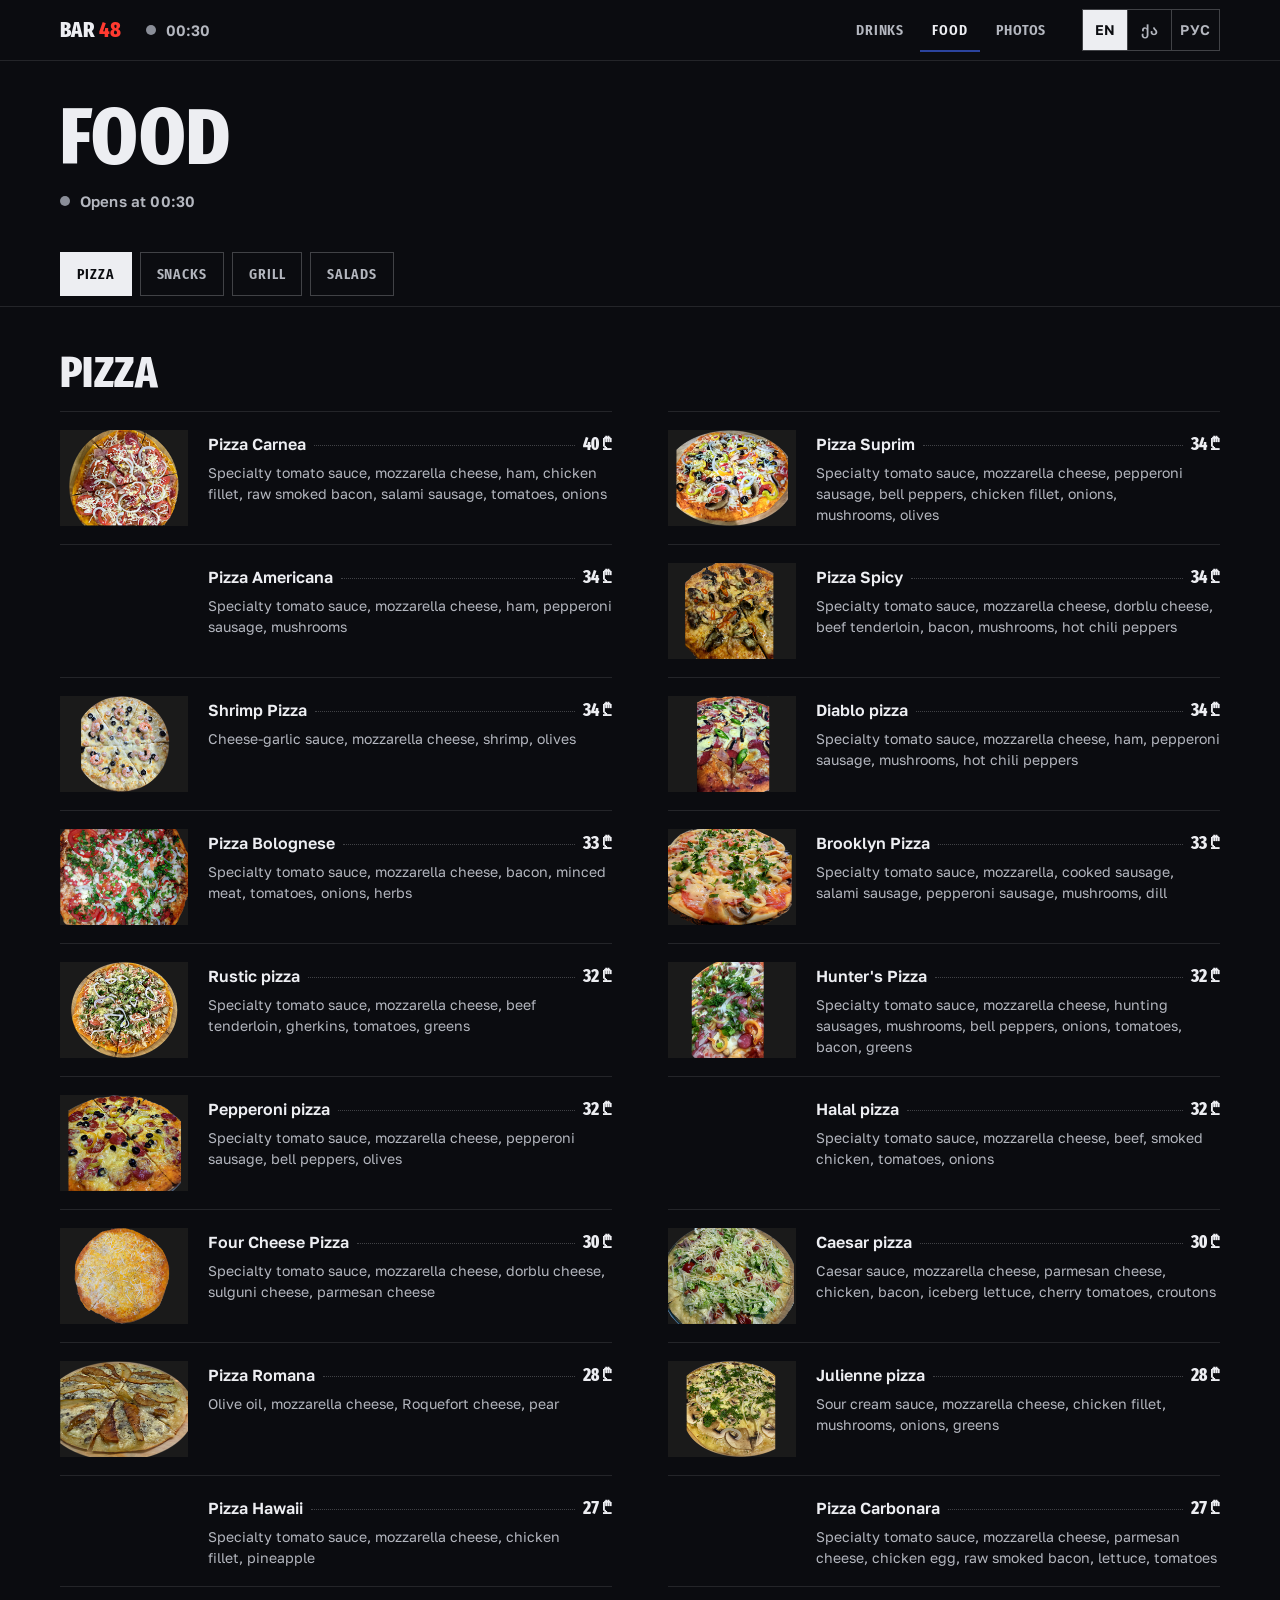
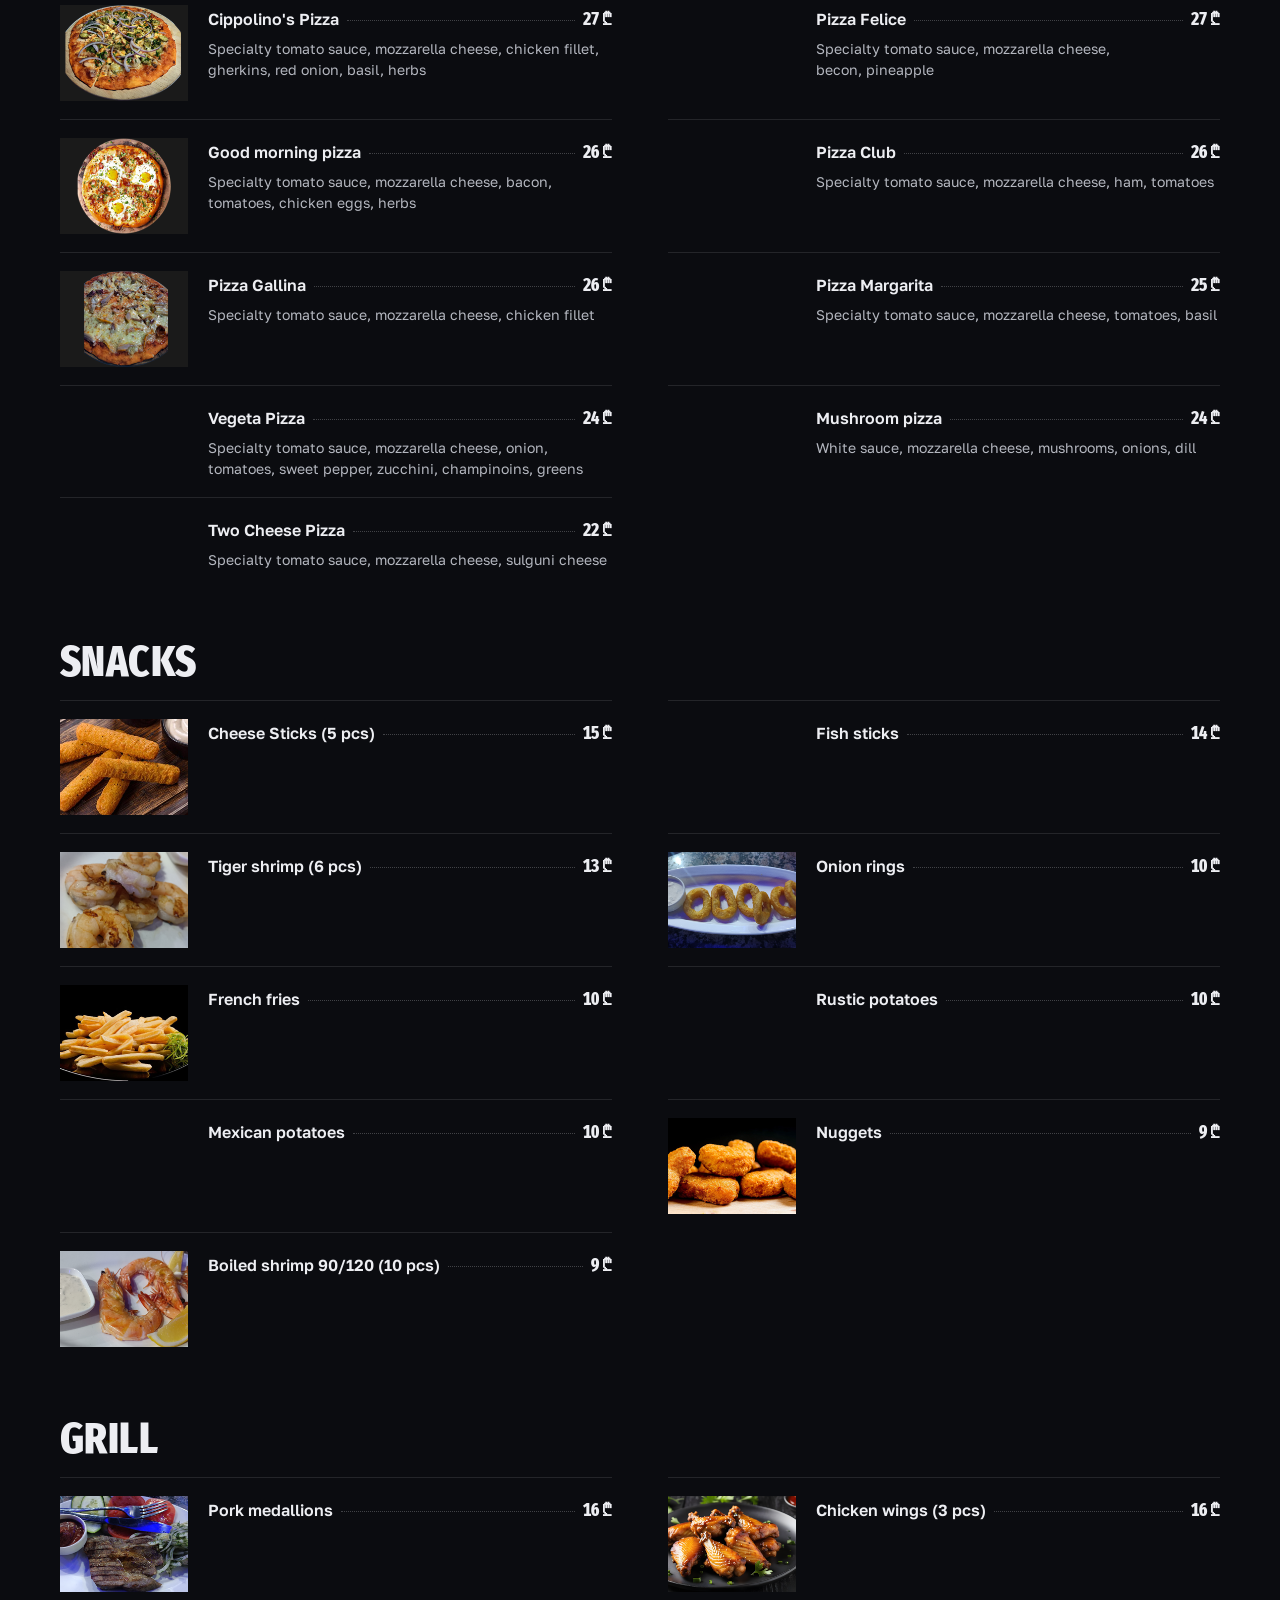
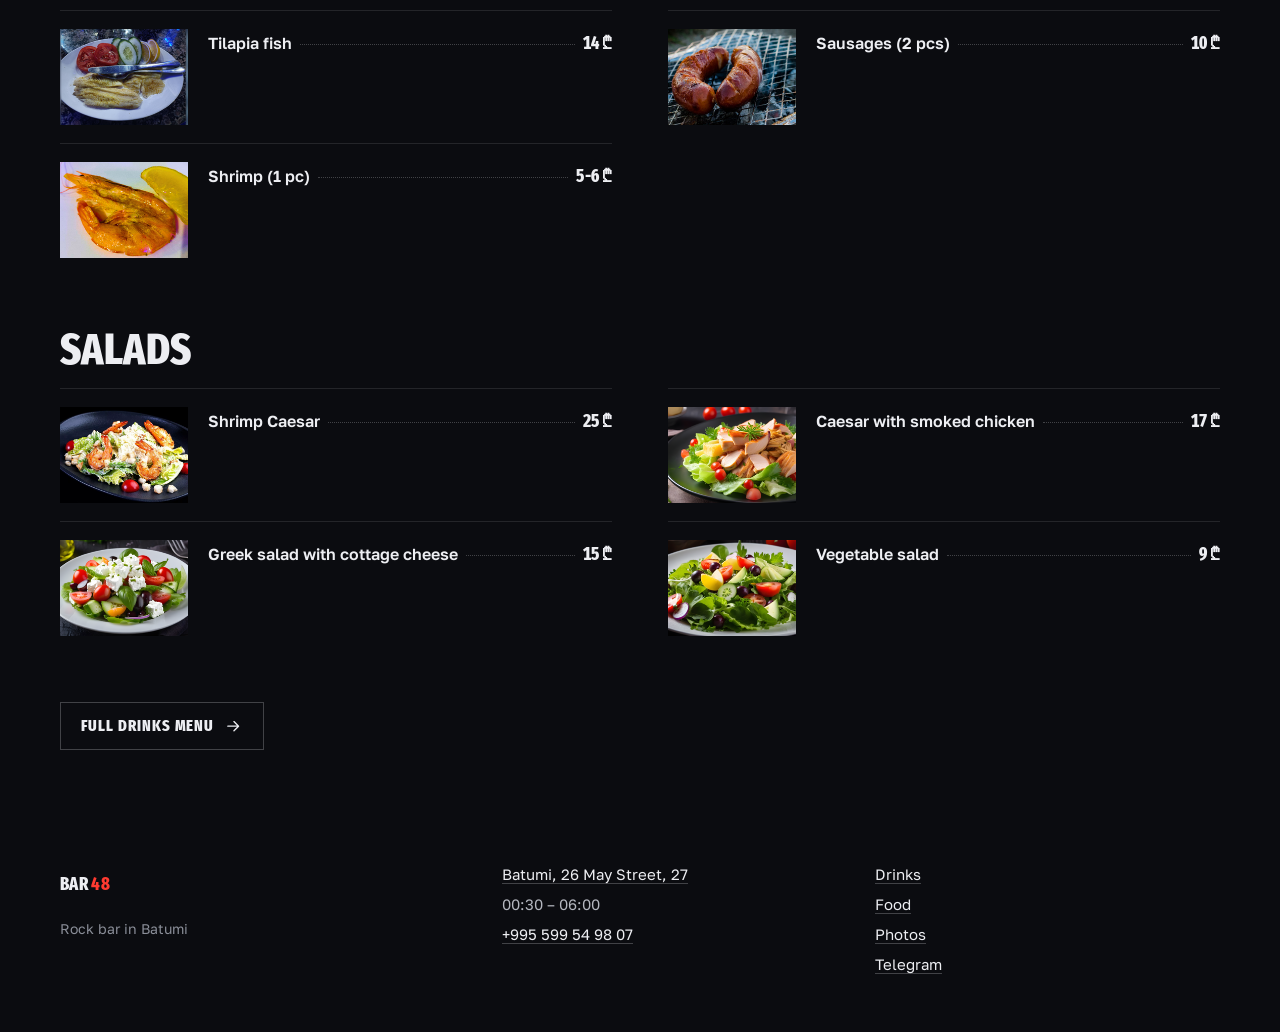
<file: food/index.html>
<!DOCTYPE html>
<html lang="en" data-title-key="bar48batumifood">
<head>
<meta charset="utf-8">
<meta name="viewport" content="width=device-width, initial-scale=1, viewport-fit=cover">
<title>Food - Bar 48 - Batumi</title>
<meta name="description" content="Food menu of Bar 48 in Batumi: pizza, snacks, grill and salads with prices. Open 00:30–06:00.">
<link rel="canonical" href="https://bar48.ge/food/">
<meta name="theme-color" content="#0b0c10">
<link rel="icon" href="/images/favicon.ico">
<meta property="og:type" content="website">
<meta property="og:site_name" content="Bar 48">
<meta property="og:title" content="Food - Bar 48 - Batumi">
<meta property="og:description" content="Food menu of Bar 48 in Batumi: pizza, snacks, grill and salads with prices. Open 00:30–06:00.">
<meta property="og:url" content="https://bar48.ge/food/">
<meta property="og:image" content="https://bar48.ge/images/bar.jpg">
<link rel="preload" href="/assets/fonts/fira-sans-extra-condensed-latin-800.woff2" as="font" type="font/woff2" crossorigin>
<link rel="stylesheet" href="/assets/css/fonts.css?v=4ae0344a">
<link rel="stylesheet" href="/assets/css/site.css?v=0eba7af9">
<script async src="https://www.googletagmanager.com/gtag/js?id=G-WJXPF8V3XT"></script>
<script>
  window.dataLayer = window.dataLayer || [];
  function gtag(){dataLayer.push(arguments);}
  gtag('js', new Date());
  gtag('config', 'G-WJXPF8V3XT');
</script>
</head>
<body>
<a class="skip" href="#main" data-i18n="skip">Skip to content</a>
<header class="site-header">
  <div class="wrap">
    <a class="brand" href="/" aria-label="Bar 48"><span>Bar <span class="num">48</span></span></a>
    <p class="status status-short" data-status data-status-short data-open="false">00:30</p>
    <nav class="nav nav-desk" aria-label="Main">
      <a href="/drinks/" data-i18n="drinks">Drinks</a>
      <a href="/food/" data-i18n="food" aria-current="page">Food</a>
      <a href="/photos/" data-i18n="photosNav">Photos</a>
    </nav>
    <div class="lang" role="group" aria-label="Language" data-i18n-label="langLabel">
      <button type="button" data-lang="en" lang="en" aria-pressed="true" aria-label="English">EN</button>
      <button type="button" data-lang="ka" lang="ka" aria-pressed="false" aria-label="ქართული">ქა</button>
      <button type="button" data-lang="ru" lang="ru" aria-pressed="false" aria-label="Русский">РУС</button>
    </div>
  </div>
</header>
<nav class="nav-row" aria-label="Main">
  <a href="/drinks/" data-i18n="drinks">Drinks</a>
      <a href="/food/" data-i18n="food" aria-current="page">Food</a>
      <a href="/photos/" data-i18n="photosNav">Photos</a>
</nav>
<main id="main">
<div class="page-head wrap">
  <h1 data-i18n="food">Food</h1>
  <p class="status" data-status data-open="false">00:30 – 06:00</p>
</div>
<nav class="chips" aria-label="Sections"><div class="wrap">
<a href="#pizza" data-i18n="pizza">Pizza</a>
<a href="#snacks" data-i18n="Snacks">Snacks</a>
<a href="#grill" data-i18n="Grill">Grill</a>
<a href="#salads" data-i18n="Salads">Salads</a>
</div></nav>
<section class="menu-section" id="pizza" aria-labelledby="h-pizza">
  <div class="wrap">
    <h2 id="h-pizza" data-i18n="pizza">Pizza</h2>
    <ul class="items">
<li class="item" data-i18n-item="Carnea"><img src="/images/Carnea.webp" alt="Pizza Carnea" width="400" height="190" loading="lazy" decoding="async"><div><div class="item-line"><h3 class="item-name">Pizza Carnea</h3><span class="item-price">40 ₾</span></div><p class="item-desc">Specialty tomato sauce, mozzarella cheese, ham, chicken fillet, raw smoked bacon, salami sausage, tomatoes, onions</p></div></li>
<li class="item" data-i18n-item="Suprim"><img src="/images/Suprim.webp" alt="Pizza Suprim" width="400" height="190" loading="lazy" decoding="async"><div><div class="item-line"><h3 class="item-name">Pizza Suprim</h3><span class="item-price">34 ₾</span></div><p class="item-desc">Specialty tomato sauce, mozzarella cheese, pepperoni sausage, bell peppers, chicken fillet, onions, mushrooms, olives</p></div></li>
<li class="item no-img" data-i18n-item="Americana"><div><div class="item-line"><h3 class="item-name">Pizza Americana</h3><span class="item-price">34 ₾</span></div><p class="item-desc">Specialty tomato sauce, mozzarella cheese, ham, pepperoni sausage, mushrooms</p></div></li>
<li class="item" data-i18n-item="Spicy"><img src="/images/Pizza-Spicy.webp" alt="Pizza Spicy" width="400" height="190" loading="lazy" decoding="async"><div><div class="item-line"><h3 class="item-name">Pizza Spicy</h3><span class="item-price">34 ₾</span></div><p class="item-desc">Specialty tomato sauce, mozzarella cheese, dorblu cheese, beef tenderloin, bacon, mushrooms, hot chili peppers</p></div></li>
<li class="item" data-i18n-item="ShrimpPizza"><img src="/images/Shrimp-Pizza.webp" alt="Shrimp Pizza" width="400" height="190" loading="lazy" decoding="async"><div><div class="item-line"><h3 class="item-name">Shrimp Pizza</h3><span class="item-price">34 ₾</span></div><p class="item-desc">Cheese-garlic sauce, mozzarella cheese, shrimp, olives</p></div></li>
<li class="item" data-i18n-item="Diablo"><img src="/images/Diablo.webp" alt="Diablo pizza" width="400" height="190" loading="lazy" decoding="async"><div><div class="item-line"><h3 class="item-name">Diablo pizza</h3><span class="item-price">34 ₾</span></div><p class="item-desc">Specialty tomato sauce, mozzarella cheese, ham, pepperoni sausage, mushrooms, hot chili peppers</p></div></li>
<li class="item" data-i18n-item="Bolognese"><img src="/images/Bolognese.webp" alt="Pizza Bolognese" width="400" height="190" loading="lazy" decoding="async"><div><div class="item-line"><h3 class="item-name">Pizza Bolognese</h3><span class="item-price">33 ₾</span></div><p class="item-desc">Specialty tomato sauce, mozzarella cheese, bacon, minced meat, tomatoes, onions, herbs</p></div></li>
<li class="item" data-i18n-item="Brooklyn"><img src="/images/bruklin.webp" alt="Brooklyn Pizza" width="400" height="190" loading="lazy" decoding="async"><div><div class="item-line"><h3 class="item-name">Brooklyn Pizza</h3><span class="item-price">33 ₾</span></div><p class="item-desc">Specialty tomato sauce, mozzarella, cooked sausage, salami sausage, pepperoni sausage, mushrooms, dill</p></div></li>
<li class="item" data-i18n-item="Rustic"><img src="/images/Rustic.webp" alt="Rustic pizza" width="400" height="190" loading="lazy" decoding="async"><div><div class="item-line"><h3 class="item-name">Rustic pizza</h3><span class="item-price">32 ₾</span></div><p class="item-desc">Specialty tomato sauce, mozzarella cheese, beef tenderloin, gherkins, tomatoes, greens</p></div></li>
<li class="item" data-i18n-item="Hunter"><img src="/images/Hunter.webp" alt="Hunter&#x27;s Pizza" width="400" height="190" loading="lazy" decoding="async"><div><div class="item-line"><h3 class="item-name">Hunter&#x27;s Pizza</h3><span class="item-price">32 ₾</span></div><p class="item-desc">Specialty tomato sauce, mozzarella cheese, hunting sausages, mushrooms, bell peppers, onions, tomatoes, bacon, greens</p></div></li>
<li class="item" data-i18n-item="Pepperoni"><img src="/images/Pepperoni-pizza.webp" alt="Pepperoni pizza" width="400" height="190" loading="lazy" decoding="async"><div><div class="item-line"><h3 class="item-name">Pepperoni pizza</h3><span class="item-price">32 ₾</span></div><p class="item-desc">Specialty tomato sauce, mozzarella cheese, pepperoni sausage, bell peppers, olives</p></div></li>
<li class="item no-img" data-i18n-item="Halal"><div><div class="item-line"><h3 class="item-name">Halal pizza</h3><span class="item-price">32 ₾</span></div><p class="item-desc">Specialty tomato sauce, mozzarella cheese, beef, smoked chicken, tomatoes, onions</p></div></li>
<li class="item" data-i18n-item="FourCheesePizza"><img src="/images/Four-Cheese-Pizza.webp" alt="Four Cheese Pizza" width="400" height="189" loading="lazy" decoding="async"><div><div class="item-line"><h3 class="item-name">Four Cheese Pizza</h3><span class="item-price">30 ₾</span></div><p class="item-desc">Specialty tomato sauce, mozzarella cheese, dorblu cheese, sulguni cheese, parmesan cheese</p></div></li>
<li class="item" data-i18n-item="Caesarpizza"><img src="/images/Caesar.webp" alt="Caesar pizza" width="400" height="190" loading="lazy" decoding="async"><div><div class="item-line"><h3 class="item-name">Caesar pizza</h3><span class="item-price">30 ₾</span></div><p class="item-desc">Caesar sauce, mozzarella cheese, parmesan cheese, chicken, bacon, iceberg lettuce, cherry tomatoes, croutons</p></div></li>
<li class="item" data-i18n-item="Romana"><img src="/images/Romana.webp" alt="Pizza Romana" width="400" height="190" loading="lazy" decoding="async"><div><div class="item-line"><h3 class="item-name">Pizza Romana</h3><span class="item-price">28 ₾</span></div><p class="item-desc">Olive oil, mozzarella cheese, Roquefort cheese, pear</p></div></li>
<li class="item" data-i18n-item="Julienne"><img src="/images/Julienne.webp" alt="Julienne pizza" width="400" height="190" loading="lazy" decoding="async"><div><div class="item-line"><h3 class="item-name">Julienne pizza</h3><span class="item-price">28 ₾</span></div><p class="item-desc">Sour cream sauce, mozzarella cheese, chicken fillet, mushrooms, onions, greens</p></div></li>
<li class="item no-img" data-i18n-item="Hawaii"><div><div class="item-line"><h3 class="item-name">Pizza Hawaii</h3><span class="item-price">27 ₾</span></div><p class="item-desc">Specialty tomato sauce, mozzarella cheese, chicken fillet, pineapple</p></div></li>
<li class="item no-img" data-i18n-item="Carbonara"><div><div class="item-line"><h3 class="item-name">Pizza Carbonara</h3><span class="item-price">27 ₾</span></div><p class="item-desc">Specialty tomato sauce, mozzarella cheese, parmesan cheese, chicken egg, raw smoked bacon, lettuce, tomatoes</p></div></li>
<li class="item" data-i18n-item="Cippolino"><img src="/images/Cippolino.webp" alt="Cippolino&#x27;s Pizza" width="400" height="190" loading="lazy" decoding="async"><div><div class="item-line"><h3 class="item-name">Cippolino&#x27;s Pizza</h3><span class="item-price">27 ₾</span></div><p class="item-desc">Specialty tomato sauce, mozzarella cheese, chicken fillet, gherkins, red onion, basil, herbs</p></div></li>
<li class="item no-img" data-i18n-item="Felice"><div><div class="item-line"><h3 class="item-name">Pizza Felice</h3><span class="item-price">27 ₾</span></div><p class="item-desc">Specialty tomato sauce, mozzarella cheese, becon, pineapple</p></div></li>
<li class="item" data-i18n-item="Goodmorning"><img src="/images/good-morning.webp" alt="Good morning pizza" width="400" height="190" loading="lazy" decoding="async"><div><div class="item-line"><h3 class="item-name">Good morning pizza</h3><span class="item-price">26 ₾</span></div><p class="item-desc">Specialty tomato sauce, mozzarella cheese, bacon, tomatoes, chicken eggs, herbs</p></div></li>
<li class="item no-img" data-i18n-item="ClubPizza"><div><div class="item-line"><h3 class="item-name">Pizza Club</h3><span class="item-price">26 ₾</span></div><p class="item-desc">Specialty tomato sauce, mozzarella cheese, ham, tomatoes</p></div></li>
<li class="item" data-i18n-item="Gallina"><img src="/images/Gallina.webp" alt="Pizza Gallina" width="400" height="190" loading="lazy" decoding="async"><div><div class="item-line"><h3 class="item-name">Pizza Gallina</h3><span class="item-price">26 ₾</span></div><p class="item-desc">Specialty tomato sauce, mozzarella cheese, chicken fillet</p></div></li>
<li class="item no-img" data-i18n-item="Margarita"><div><div class="item-line"><h3 class="item-name">Pizza Margarita</h3><span class="item-price">25 ₾</span></div><p class="item-desc">Specialty tomato sauce, mozzarella cheese, tomatoes, basil</p></div></li>
<li class="item no-img" data-i18n-item="Vegeta"><div><div class="item-line"><h3 class="item-name">Vegeta Pizza</h3><span class="item-price">24 ₾</span></div><p class="item-desc">Specialty tomato sauce, mozzarella cheese, onion, tomatoes, sweet pepper, zucchini, champinoins, greens</p></div></li>
<li class="item no-img" data-i18n-item="Mushroom"><div><div class="item-line"><h3 class="item-name">Mushroom pizza</h3><span class="item-price">24 ₾</span></div><p class="item-desc">White sauce, mozzarella cheese, mushrooms, onions, dill</p></div></li>
<li class="item no-img" data-i18n-item="TwoCheesePizza"><div><div class="item-line"><h3 class="item-name">Two Cheese Pizza</h3><span class="item-price">22 ₾</span></div><p class="item-desc">Specialty tomato sauce, mozzarella cheese, sulguni cheese</p></div></li>
    </ul>
  </div>
</section><section class="menu-section" id="snacks" aria-labelledby="h-snacks">
  <div class="wrap">
    <h2 id="h-snacks" data-i18n="Snacks">Snacks</h2>
    <ul class="items">
<li class="item" data-i18n-item="CheeseSticks"><img src="/images/cheese-sticks.webp" alt="Cheese Sticks (5 pcs)" width="400" height="190" loading="lazy" decoding="async"><div><div class="item-line"><h3 class="item-name">Cheese Sticks (5 pcs)</h3><span class="item-price">15 ₾</span></div><p class="item-desc"></p></div></li>
<li class="item no-img" data-i18n-item="Fishsticks"><div><div class="item-line"><h3 class="item-name">Fish sticks</h3><span class="item-price">14 ₾</span></div><p class="item-desc"></p></div></li>
<li class="item" data-i18n-item="Tigershrimp"><img src="/images/baked-shrimps.webp" alt="Tiger shrimp (6 pcs)" width="400" height="190" loading="lazy" decoding="async"><div><div class="item-line"><h3 class="item-name">Tiger shrimp (6 pcs)</h3><span class="item-price">13 ₾</span></div><p class="item-desc"></p></div></li>
<li class="item" data-i18n-item="Onionrings"><img src="/images/onion-rings.webp" alt="Onion rings" width="400" height="190" loading="lazy" decoding="async"><div><div class="item-line"><h3 class="item-name">Onion rings</h3><span class="item-price">10 ₾</span></div><p class="item-desc"></p></div></li>
<li class="item" data-i18n-item="Frenchfries"><img src="/images/French-fries.webp" alt="French fries" width="400" height="190" loading="lazy" decoding="async"><div><div class="item-line"><h3 class="item-name">French fries</h3><span class="item-price">10 ₾</span></div><p class="item-desc"></p></div></li>
<li class="item no-img" data-i18n-item="Rusticpotatoes"><div><div class="item-line"><h3 class="item-name">Rustic potatoes</h3><span class="item-price">10 ₾</span></div><p class="item-desc"></p></div></li>
<li class="item no-img" data-i18n-item="Mexicanpotatoes"><div><div class="item-line"><h3 class="item-name">Mexican potatoes</h3><span class="item-price">10 ₾</span></div><p class="item-desc"></p></div></li>
<li class="item" data-i18n-item="Nuggets"><img src="/images/Nuggets.webp" alt="Nuggets" width="400" height="190" loading="lazy" decoding="async"><div><div class="item-line"><h3 class="item-name">Nuggets</h3><span class="item-price">9 ₾</span></div><p class="item-desc"></p></div></li>
<li class="item" data-i18n-item="Boiledshrimp"><img src="/images/shrimps.webp" alt="Boiled shrimp 90/120 (10 pcs)" width="400" height="190" loading="lazy" decoding="async"><div><div class="item-line"><h3 class="item-name">Boiled shrimp 90/120 (10 pcs)</h3><span class="item-price">9 ₾</span></div><p class="item-desc"></p></div></li>
    </ul>
  </div>
</section><section class="menu-section" id="grill" aria-labelledby="h-grill">
  <div class="wrap">
    <h2 id="h-grill" data-i18n="Grill">Grill</h2>
    <ul class="items">
<li class="item" data-i18n-item="Porkmedallions"><img src="/images/steak.webp" alt="Pork medallions" width="400" height="190" loading="lazy" decoding="async"><div><div class="item-line"><h3 class="item-name">Pork medallions</h3><span class="item-price">16 ₾</span></div><p class="item-desc"></p></div></li>
<li class="item" data-i18n-item="Chickenwings"><img src="/images/chicken-wings.webp" alt="Chicken wings (3 pcs)" width="400" height="190" loading="lazy" decoding="async"><div><div class="item-line"><h3 class="item-name">Chicken wings (3 pcs)</h3><span class="item-price">16 ₾</span></div><p class="item-desc"></p></div></li>
<li class="item" data-i18n-item="Tilapiafish"><img src="/images/tilapia.webp" alt="Tilapia fish" width="400" height="190" loading="lazy" decoding="async"><div><div class="item-line"><h3 class="item-name">Tilapia fish</h3><span class="item-price">14 ₾</span></div><p class="item-desc"></p></div></li>
<li class="item" data-i18n-item="Sausages"><img src="/images/Sausages.webp" alt="Sausages (2 pcs)" width="400" height="190" loading="lazy" decoding="async"><div><div class="item-line"><h3 class="item-name">Sausages (2 pcs)</h3><span class="item-price">10 ₾</span></div><p class="item-desc"></p></div></li>
<li class="item" data-i18n-item="Shrimp"><img src="/images/shrimp.webp" alt="Shrimp (1 pcs)" width="400" height="190" loading="lazy" decoding="async"><div><div class="item-line"><h3 class="item-name">Shrimp (1 pcs)</h3><span class="item-price">5-6 ₾</span></div><p class="item-desc"></p></div></li>
    </ul>
  </div>
</section><section class="menu-section" id="salads" aria-labelledby="h-salads">
  <div class="wrap">
    <h2 id="h-salads" data-i18n="Salads">Salads</h2>
    <ul class="items">
<li class="item" data-i18n-item="ShrimpCaesar"><img src="/images/Shrimp-Caesar.webp" alt="Shrimp Caesar" width="400" height="190" loading="lazy" decoding="async"><div><div class="item-line"><h3 class="item-name">Shrimp Caesar</h3><span class="item-price">25 ₾</span></div><p class="item-desc"></p></div></li>
<li class="item" data-i18n-item="Caesarwithsmokedchicken"><img src="/images/Caesar-with-smoked-chicken.webp" alt="Caesar with smoked chicken" width="400" height="190" loading="lazy" decoding="async"><div><div class="item-line"><h3 class="item-name">Caesar with smoked chicken</h3><span class="item-price">17 ₾</span></div><p class="item-desc"></p></div></li>
<li class="item" data-i18n-item="Greeksalad"><img src="/images/Greek-salad.webp" alt="Greek salad with cottage cheese" width="400" height="190" loading="lazy" decoding="async"><div><div class="item-line"><h3 class="item-name">Greek salad with cottage cheese</h3><span class="item-price">15 ₾</span></div><p class="item-desc"></p></div></li>
<li class="item" data-i18n-item="Vegetablesalad"><img src="/images/Vegetable-salad.webp" alt="Vegetable salad" width="400" height="190" loading="lazy" decoding="async"><div><div class="item-line"><h3 class="item-name">Vegetable salad</h3><span class="item-price">9 ₾</span></div><p class="item-desc"></p></div></li>
    </ul>
  </div>
</section>
<div class="wrap menu-note"><a class="btn" href="/drinks/"><span data-i18n="fulldrinks">Full drinks menu</span><svg class="icon" viewBox="0 0 24 24" aria-hidden="true"><path d="M5 12h14M13 6l6 6-6 6"/></svg></a></div>
</main>
<footer class="site-footer">
  <div class="wrap">
    <div>
      <a class="brand" href="/"><span>Bar <span class="num">48</span></span></a>
      <p class="fine" data-i18n="tagline">Rock bar in Batumi</p>
    </div>
    <ul>
      <li><a href="https://www.google.com/maps/place/Bar+48/@41.6472818,41.6299166,17z/data=!4m6!3m5!1s0x4067877c6534400d:0x36e22db643766849!8m2!3d41.6474543!4d41.6323109!16s%2Fg%2F11rvh7wrxh" target="_blank" rel="noopener" data-i18n="address">Batumi, 26 May Street, 27</a></li>
      <li>00:30 – 06:00</li>
      <li><a href="tel:+995599549807">+995 599 54 98 07</a></li>
    </ul>
    <ul>
      <li><a href="/drinks/" data-i18n="drinks">Drinks</a></li>
      <li><a href="/food/" data-i18n="food">Food</a></li>
      <li><a href="/photos/" data-i18n="photosNav">Photos</a></li>
      <li><a href="https://t.me/BAR48_Batumi" target="_blank" rel="noopener">Telegram</a></li>
    </ul>
  </div>
</footer>
<nav class="dock" aria-label="Quick actions">
  <a href="https://www.google.com/maps/dir/?api=1&amp;destination=41.6474543%2C41.6323109" target="_blank" rel="noopener"><svg class="icon" viewBox="0 0 24 24" aria-hidden="true"><path d="M3 11 21 3l-8 18-2-8-8-2z"/></svg><span data-i18n="getdirections">Get Directions</span></a>
  <a href="tel:+995599549807"><svg class="icon" viewBox="0 0 24 24" aria-hidden="true"><path d="M5 4h4l2 5-2.5 1.5a11 11 0 0 0 5 5L15 13l5 2v4a2 2 0 0 1-2 2A16 16 0 0 1 3 6a2 2 0 0 1 2-2z"/></svg><span data-i18n="call">Call</span></a>
  <a href="https://t.me/BAR48_Batumi" target="_blank" rel="noopener" aria-label="Telegram"><svg class="icon" viewBox="0 0 24 24" aria-hidden="true"><path d="M21 3 3 10.5l7 2.5 2.5 7L21 3z"/><path d="m10 13 4.5-4.5"/></svg><span>TG</span></a>
</nav>
<script src="/lang.js?v=3efb84ca" defer></script>
<script src="/assets/js/site.js?v=1c606eed" defer></script>
</body>
</html>
</file>
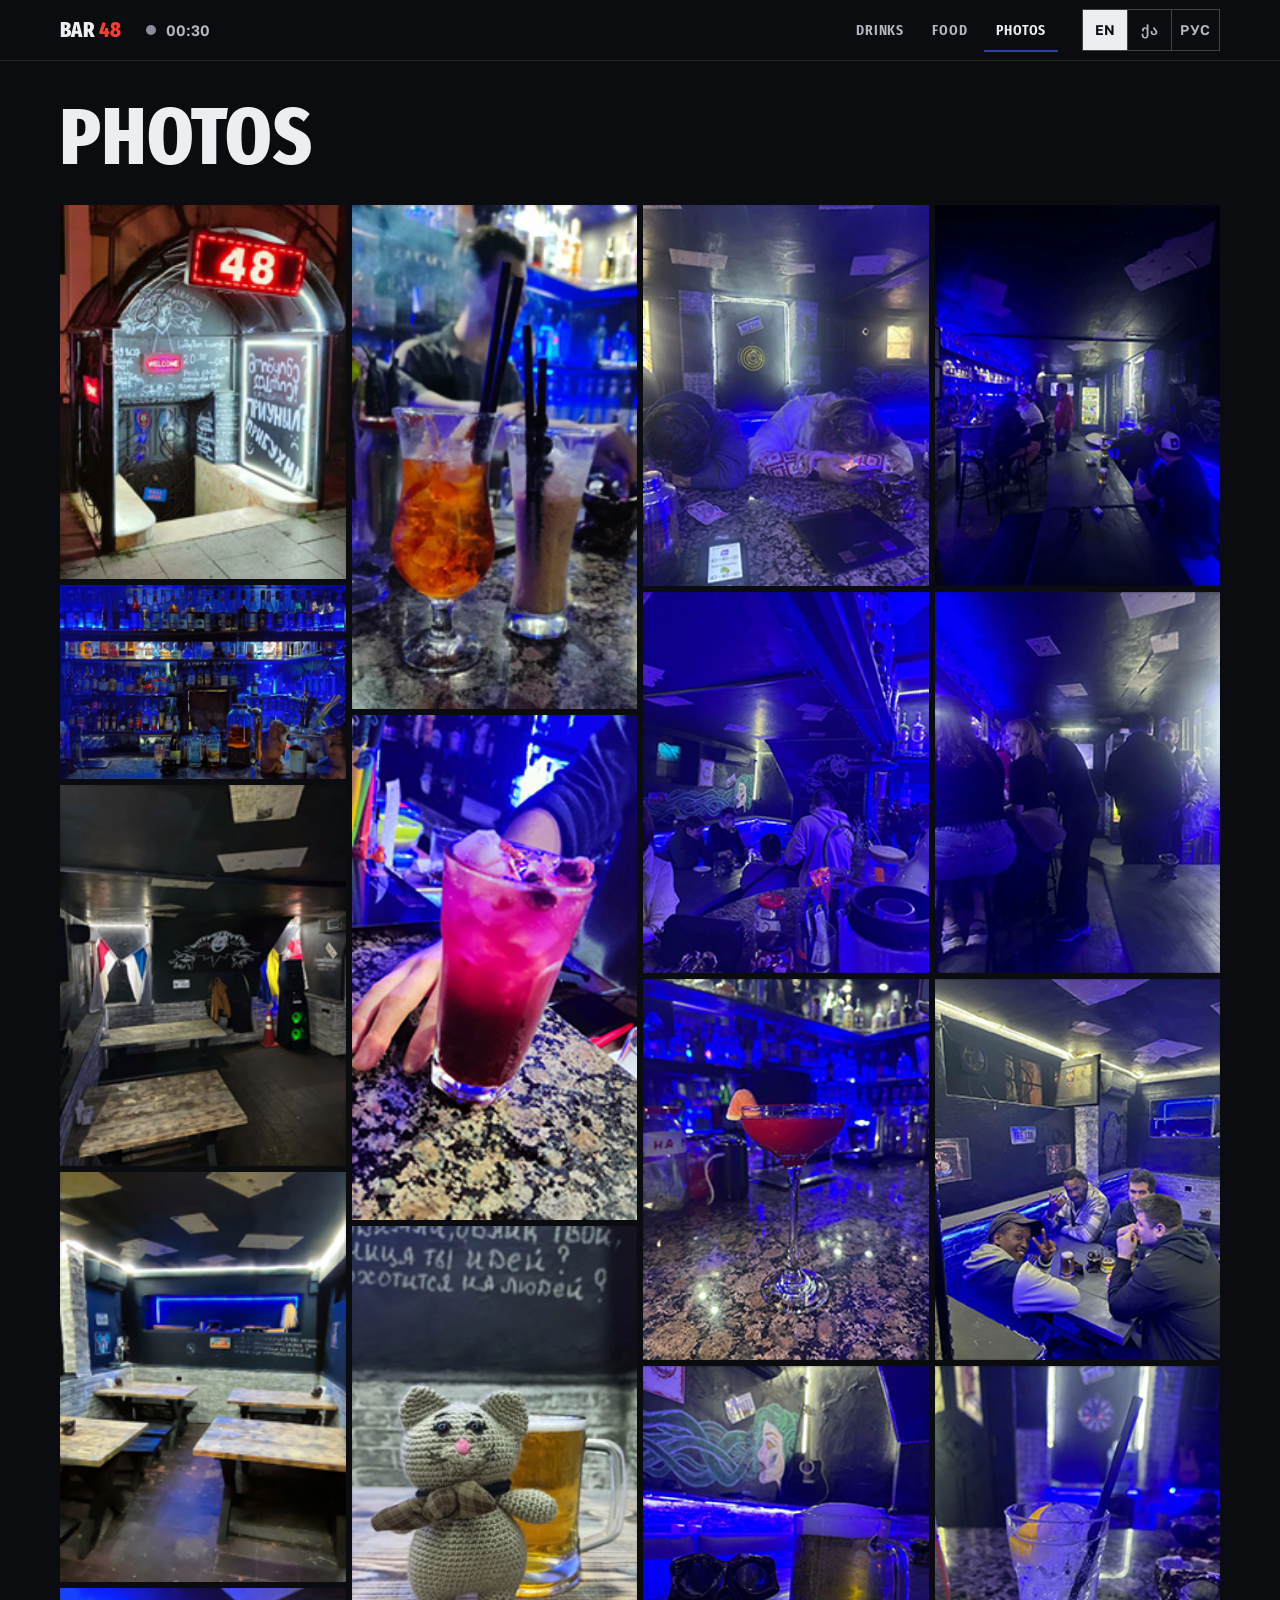
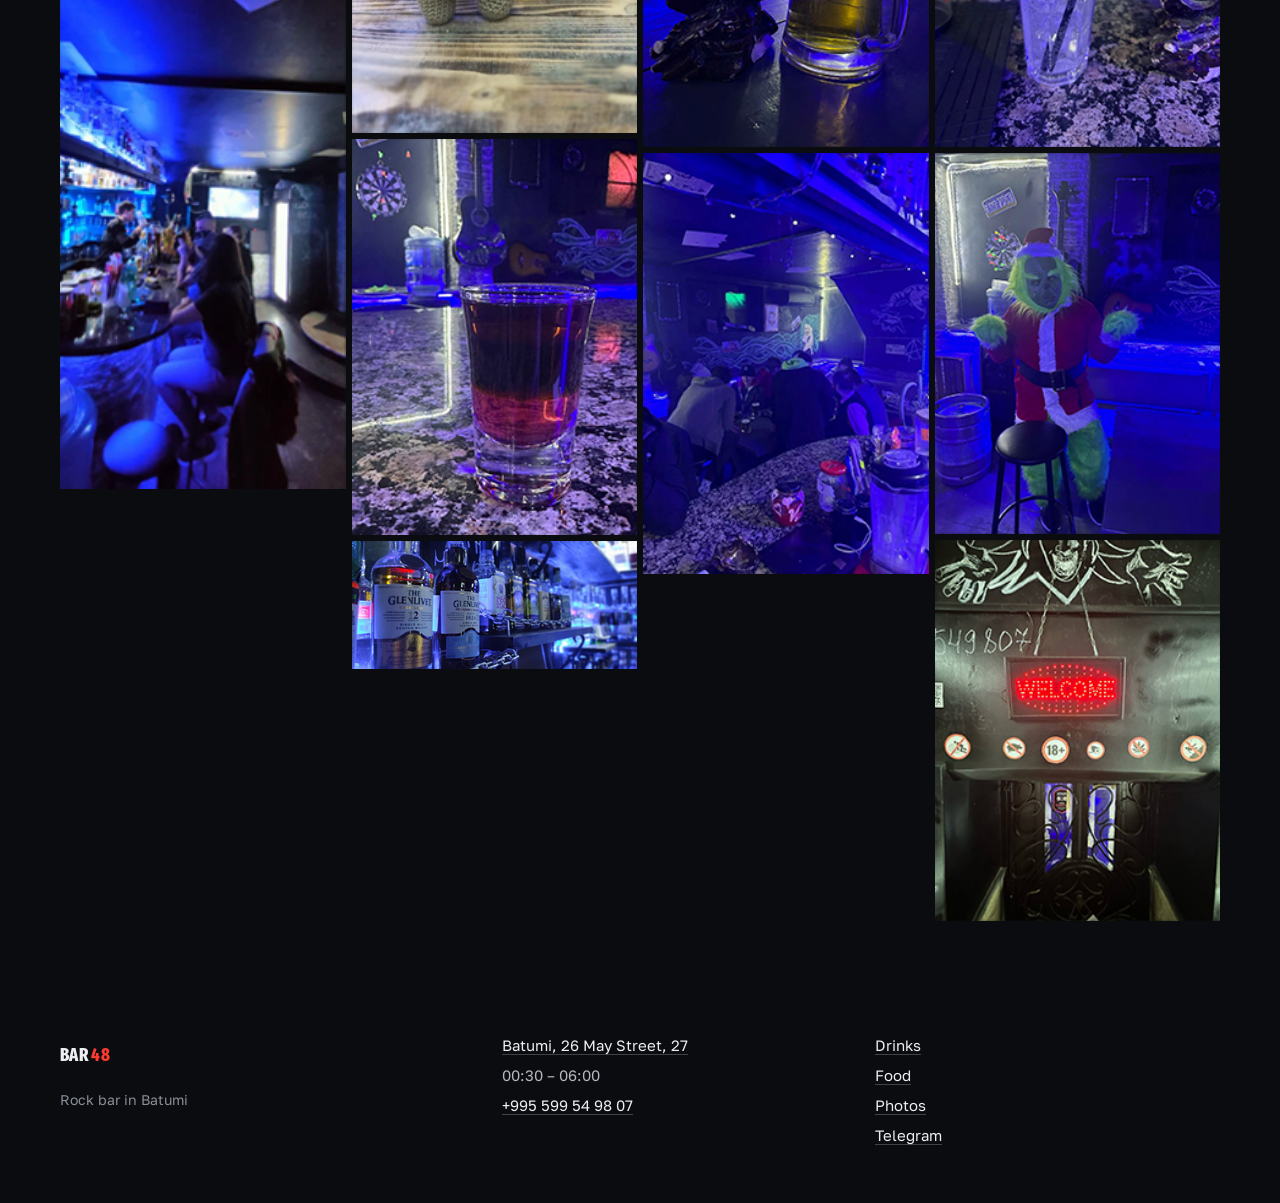
<file: photos/index.html>
<!DOCTYPE html>
<html lang="en" data-title-key="bar48batumiphotos">
<head>
<meta charset="utf-8">
<meta name="viewport" content="width=device-width, initial-scale=1, viewport-fit=cover">
<title>Photos - Bar 48 - Batumi</title>
<meta name="description" content="Photos of Bar 48, a late-night rock bar in Batumi.">
<link rel="canonical" href="https://bar48.ge/photos/">
<meta name="theme-color" content="#0b0c10">
<link rel="icon" href="/images/favicon.ico">
<meta property="og:type" content="website">
<meta property="og:site_name" content="Bar 48">
<meta property="og:title" content="Photos - Bar 48 - Batumi">
<meta property="og:description" content="Photos of Bar 48, a late-night rock bar in Batumi.">
<meta property="og:url" content="https://bar48.ge/photos/">
<meta property="og:image" content="https://bar48.ge/images/bar.jpg">
<link rel="preload" href="/assets/fonts/fira-sans-extra-condensed-latin-800.woff2" as="font" type="font/woff2" crossorigin>
<link rel="stylesheet" href="/assets/css/fonts.css?v=4ae0344a">
<link rel="stylesheet" href="/assets/css/site.css?v=0eba7af9">
<script async src="https://www.googletagmanager.com/gtag/js?id=G-WJXPF8V3XT"></script>
<script>
  window.dataLayer = window.dataLayer || [];
  function gtag(){dataLayer.push(arguments);}
  gtag('js', new Date());
  gtag('config', 'G-WJXPF8V3XT');
</script>
</head>
<body>
<a class="skip" href="#main" data-i18n="skip">Skip to content</a>
<header class="site-header">
  <div class="wrap">
    <a class="brand" href="/" aria-label="Bar 48"><span>Bar <span class="num">48</span></span></a>
    <p class="status status-short" data-status data-status-short data-open="false">00:30</p>
    <nav class="nav nav-desk" aria-label="Main">
      <a href="/drinks/" data-i18n="drinks">Drinks</a>
      <a href="/food/" data-i18n="food">Food</a>
      <a href="/photos/" data-i18n="photosNav" aria-current="page">Photos</a>
    </nav>
    <div class="lang" role="group" aria-label="Language" data-i18n-label="langLabel">
      <button type="button" data-lang="en" lang="en" aria-pressed="true" aria-label="English">EN</button>
      <button type="button" data-lang="ka" lang="ka" aria-pressed="false" aria-label="ქართული">ქა</button>
      <button type="button" data-lang="ru" lang="ru" aria-pressed="false" aria-label="Русский">РУС</button>
    </div>
  </div>
</header>
<nav class="nav-row" aria-label="Main">
  <a href="/drinks/" data-i18n="drinks">Drinks</a>
      <a href="/food/" data-i18n="food">Food</a>
      <a href="/photos/" data-i18n="photosNav" aria-current="page">Photos</a>
</nav>
<main id="main">
<div class="page-head wrap">
  <h1 data-i18n="photosNav">Photos</h1>
</div>
<div class="wrap"><div class="gallery">
<figure><img src="/images/1.webp" alt="Entrance to Bar 48 with the red 48 sign" width="180" height="236" loading="lazy" decoding="async"></figure>
<figure><img src="/images/2.webp" alt="Backbar shelves lit in blue" width="266" height="180" loading="lazy" decoding="async"></figure>
<figure><img src="/images/3.webp" alt="Back room with wooden tables" width="200" height="267" loading="lazy" decoding="async"></figure>
<figure><img src="/images/4.webp" alt="Seating area with a blue light strip" width="181" height="260" loading="lazy" decoding="async"></figure>
<figure><img src="/images/5.webp" alt="Guests at the bar counter" width="180" height="316" loading="lazy" decoding="async"></figure>
<figure><img src="/images/6.webp" alt="Two cocktails on the bar" width="180" height="318" loading="lazy" decoding="async"></figure>
<figure><img src="/images/7.webp" alt="Pink cocktail with berries" width="180" height="318" loading="lazy" decoding="async"></figure>
<figure><img src="/images/8.webp" alt="Knitted cat next to a glass of beer" width="225" height="400" loading="lazy" decoding="async"></figure>
<figure><img src="/images/9.webp" alt="Layered shot on the bar counter" width="225" height="312" loading="lazy" decoding="async"></figure>
<figure><img src="/images/10.webp" alt="Whisky bottles on the shelf" width="365" height="164" loading="lazy" decoding="async"></figure>
<figure><img src="/images/11.webp" alt="Late-night guests at the bar" width="233" height="311" loading="lazy" decoding="async"></figure>
<figure><img src="/images/12.webp" alt="Guests on the lounge sofa" width="233" height="311" loading="lazy" decoding="async"></figure>
<figure><img src="/images/13.webp" alt="Red cocktail in a martini glass" width="233" height="311" loading="lazy" decoding="async"></figure>
<figure><img src="/images/14.webp" alt="Mug of beer in front of the wall mural" width="233" height="311" loading="lazy" decoding="async"></figure>
<figure><img src="/images/15.webp" alt="A busy night at the bar" width="211" height="311" loading="lazy" decoding="async"></figure>
<figure><img src="/images/16.webp" alt="Guests in the main room" width="233" height="311" loading="lazy" decoding="async"></figure>
<figure><img src="/images/17.webp" alt="Guests standing by the bar" width="233" height="311" loading="lazy" decoding="async"></figure>
<figure><img src="/images/18.webp" alt="Friends at a table" width="233" height="311" loading="lazy" decoding="async"></figure>
<figure><img src="/images/19.webp" alt="Gin and tonic with lemon" width="233" height="311" loading="lazy" decoding="async"></figure>
<figure><img src="/images/20.webp" alt="Grinch figure in a Santa suit" width="233" height="311" loading="lazy" decoding="async"></figure>
<figure><img src="/images/21.webp" alt="Bar door with a WELCOME sign under the jester mural" width="233" height="311" loading="lazy" decoding="async"></figure>
</div></div>
</main>
<footer class="site-footer">
  <div class="wrap">
    <div>
      <a class="brand" href="/"><span>Bar <span class="num">48</span></span></a>
      <p class="fine" data-i18n="tagline">Rock bar in Batumi</p>
    </div>
    <ul>
      <li><a href="https://www.google.com/maps/place/Bar+48/@41.6472818,41.6299166,17z/data=!4m6!3m5!1s0x4067877c6534400d:0x36e22db643766849!8m2!3d41.6474543!4d41.6323109!16s%2Fg%2F11rvh7wrxh" target="_blank" rel="noopener" data-i18n="address">Batumi, 26 May Street, 27</a></li>
      <li>00:30 – 06:00</li>
      <li><a href="tel:+995599549807">+995 599 54 98 07</a></li>
    </ul>
    <ul>
      <li><a href="/drinks/" data-i18n="drinks">Drinks</a></li>
      <li><a href="/food/" data-i18n="food">Food</a></li>
      <li><a href="/photos/" data-i18n="photosNav">Photos</a></li>
      <li><a href="https://t.me/BAR48_Batumi" target="_blank" rel="noopener">Telegram</a></li>
    </ul>
  </div>
</footer>
<nav class="dock" aria-label="Quick actions">
  <a href="https://www.google.com/maps/dir/?api=1&amp;destination=41.6474543%2C41.6323109" target="_blank" rel="noopener"><svg class="icon" viewBox="0 0 24 24" aria-hidden="true"><path d="M3 11 21 3l-8 18-2-8-8-2z"/></svg><span data-i18n="getdirections">Get Directions</span></a>
  <a href="tel:+995599549807"><svg class="icon" viewBox="0 0 24 24" aria-hidden="true"><path d="M5 4h4l2 5-2.5 1.5a11 11 0 0 0 5 5L15 13l5 2v4a2 2 0 0 1-2 2A16 16 0 0 1 3 6a2 2 0 0 1 2-2z"/></svg><span data-i18n="call">Call</span></a>
  <a href="https://t.me/BAR48_Batumi" target="_blank" rel="noopener" aria-label="Telegram"><svg class="icon" viewBox="0 0 24 24" aria-hidden="true"><path d="M21 3 3 10.5l7 2.5 2.5 7L21 3z"/><path d="m10 13 4.5-4.5"/></svg><span>TG</span></a>
</nav>
<script src="/lang.js?v=3efb84ca" defer></script>
<script src="/assets/js/site.js?v=1c606eed" defer></script>
</body>
</html>
</file>
<file: assets/css/fonts.css>
/* Self-hosted from Google Fonts (OFL). Subsets: latin, cyrillic, georgian. */
/* cyrillic-ext */
@font-face {
  font-family: 'Fira Sans Extra Condensed';
  font-style: normal;
  font-weight: 600;
  font-display: swap;
  src: url(../fonts/fira-sans-extra-condensed-cyrillic-ext-600.woff2) format('woff2');
  unicode-range: U+0460-052F, U+1C80-1C8A, U+20B4, U+2DE0-2DFF, U+A640-A69F, U+FE2E-FE2F;
}
/* cyrillic */
@font-face {
  font-family: 'Fira Sans Extra Condensed';
  font-style: normal;
  font-weight: 600;
  font-display: swap;
  src: url(../fonts/fira-sans-extra-condensed-cyrillic-600.woff2) format('woff2');
  unicode-range: U+0301, U+0400-045F, U+0490-0491, U+04B0-04B1, U+2116;
}
/* latin-ext */
@font-face {
  font-family: 'Fira Sans Extra Condensed';
  font-style: normal;
  font-weight: 600;
  font-display: swap;
  src: url(../fonts/fira-sans-extra-condensed-latin-ext-600.woff2) format('woff2');
  unicode-range: U+0100-02BA, U+02BD-02C5, U+02C7-02CC, U+02CE-02D7, U+02DD-02FF, U+0304, U+0308, U+0329, U+1D00-1DBF, U+1E00-1E9F, U+1EF2-1EFF, U+2020, U+20A0-20AB, U+20AD-20C4, U+2113, U+2C60-2C7F, U+A720-A7FF;
}
/* latin */
@font-face {
  font-family: 'Fira Sans Extra Condensed';
  font-style: normal;
  font-weight: 600;
  font-display: swap;
  src: url(../fonts/fira-sans-extra-condensed-latin-600.woff2) format('woff2');
  unicode-range: U+0000-00FF, U+0131, U+0152-0153, U+02BB-02BC, U+02C6, U+02DA, U+02DC, U+0304, U+0308, U+0329, U+2000-206F, U+20AC, U+2122, U+2191, U+2193, U+2212, U+2215, U+FEFF, U+FFFD;
}
/* cyrillic-ext */
@font-face {
  font-family: 'Fira Sans Extra Condensed';
  font-style: normal;
  font-weight: 800;
  font-display: swap;
  src: url(../fonts/fira-sans-extra-condensed-cyrillic-ext-800.woff2) format('woff2');
  unicode-range: U+0460-052F, U+1C80-1C8A, U+20B4, U+2DE0-2DFF, U+A640-A69F, U+FE2E-FE2F;
}
/* cyrillic */
@font-face {
  font-family: 'Fira Sans Extra Condensed';
  font-style: normal;
  font-weight: 800;
  font-display: swap;
  src: url(../fonts/fira-sans-extra-condensed-cyrillic-800.woff2) format('woff2');
  unicode-range: U+0301, U+0400-045F, U+0490-0491, U+04B0-04B1, U+2116;
}
/* latin-ext */
@font-face {
  font-family: 'Fira Sans Extra Condensed';
  font-style: normal;
  font-weight: 800;
  font-display: swap;
  src: url(../fonts/fira-sans-extra-condensed-latin-ext-800.woff2) format('woff2');
  unicode-range: U+0100-02BA, U+02BD-02C5, U+02C7-02CC, U+02CE-02D7, U+02DD-02FF, U+0304, U+0308, U+0329, U+1D00-1DBF, U+1E00-1E9F, U+1EF2-1EFF, U+2020, U+20A0-20AB, U+20AD-20C4, U+2113, U+2C60-2C7F, U+A720-A7FF;
}
/* latin */
@font-face {
  font-family: 'Fira Sans Extra Condensed';
  font-style: normal;
  font-weight: 800;
  font-display: swap;
  src: url(../fonts/fira-sans-extra-condensed-latin-800.woff2) format('woff2');
  unicode-range: U+0000-00FF, U+0131, U+0152-0153, U+02BB-02BC, U+02C6, U+02DA, U+02DC, U+0304, U+0308, U+0329, U+2000-206F, U+20AC, U+2122, U+2191, U+2193, U+2212, U+2215, U+FEFF, U+FFFD;
}
/* cyrillic-ext */
@font-face {
  font-family: 'Golos Text';
  font-style: normal;
  font-weight: 400 700;
  font-display: swap;
  src: url(../fonts/golos-text-cyrillic-ext-400-700.woff2) format('woff2');
  unicode-range: U+0460-052F, U+1C80-1C8A, U+20B4, U+2DE0-2DFF, U+A640-A69F, U+FE2E-FE2F;
}
/* cyrillic */
@font-face {
  font-family: 'Golos Text';
  font-style: normal;
  font-weight: 400 700;
  font-display: swap;
  src: url(../fonts/golos-text-cyrillic-400-700.woff2) format('woff2');
  unicode-range: U+0301, U+0400-045F, U+0490-0491, U+04B0-04B1, U+2116;
}
/* latin-ext */
@font-face {
  font-family: 'Golos Text';
  font-style: normal;
  font-weight: 400 700;
  font-display: swap;
  src: url(../fonts/golos-text-latin-ext-400-700.woff2) format('woff2');
  unicode-range: U+0100-02BA, U+02BD-02C5, U+02C7-02CC, U+02CE-02D7, U+02DD-02FF, U+0304, U+0308, U+0329, U+1D00-1DBF, U+1E00-1E9F, U+1EF2-1EFF, U+2020, U+20A0-20AB, U+20AD-20C4, U+2113, U+2C60-2C7F, U+A720-A7FF;
}
/* latin */
@font-face {
  font-family: 'Golos Text';
  font-style: normal;
  font-weight: 400 700;
  font-display: swap;
  src: url(../fonts/golos-text-latin-400-700.woff2) format('woff2');
  unicode-range: U+0000-00FF, U+0131, U+0152-0153, U+02BB-02BC, U+02C6, U+02DA, U+02DC, U+0304, U+0308, U+0329, U+2000-206F, U+20AC, U+2122, U+2191, U+2193, U+2212, U+2215, U+FEFF, U+FFFD;
}
/* georgian */
@font-face {
  font-family: 'Noto Sans Georgian';
  font-style: normal;
  font-weight: 400 800;
  font-stretch: 62.5% 100%;
  font-display: swap;
  src: url(../fonts/noto-sans-georgian-georgian-400-800.woff2) format('woff2');
  unicode-range: U+0589, U+10A0-10FF, U+1C90-1CBA, U+1CBD-1CBF, U+205A, U+2D00-2D2F, U+2E31;
}
</file>
<file: assets/css/site.css>
/* Bar 48 — site styles. Fonts in fonts.css (self-hosted). */

:root {
  /* Night ground cooled toward the blue-black of the photographs; the blue taken from the
     backbar at its own strength (OKLCH chroma about 0.15), never brighter than the LEDs. */
  --bg: #0b0c10;
  --bg-raised: #13151a;
  --bg-sunk: #06070a;
  --line: rgba(237, 238, 242, 0.11);
  --line-strong: rgba(237, 238, 242, 0.24);
  --text: #edeef2;         /* 16.9:1 on the ground */
  --text-2: #b4b7bf;       /* 9.7:1 */
  --text-3: #8a8e98;       /* 6.0:1 */
  --blue: #2b439d;         /* backbar blue as a fill (button, dock); white on it 8.8:1 */
  --blue-hover: #3651b0;   /* white 7.1:1 */
  --blue-ink: #9cb5f8;     /* the ice blue of the lit bottles, as text on the ground (9.7:1) */
  --red: #ff3a30;          /* the red of the WELCOME LED sign; small marks only, never a fill (5.4:1 on ground, 4.9:1 on band) */
  --band: #0f1a41;         /* deep navy for the one brand band; white 16.9:1 */
  --band-line: #29396c;
  --open: #5fd38a;
  --closed: #8a8e98;

  --font-display: "Fira Sans Extra Condensed", "Noto Sans Georgian", "Arial Narrow", sans-serif;
  --font-body: "Golos Text", "Noto Sans Georgian", system-ui, -apple-system, "Segoe UI", sans-serif;

  --gutter: 16px;
  --max: 1160px;
  --header-h: 60px;
  --ease-out: cubic-bezier(0.16, 1, 0.3, 1);

  color-scheme: dark;
}

@media (min-width: 600px) { :root { --gutter: 24px; } }
@media (min-width: 1024px) { :root { --gutter: 40px; } }

*, *::before, *::after { box-sizing: border-box; }

html {
  background: var(--bg);
  -webkit-text-size-adjust: 100%;
  scroll-behavior: smooth;
  scroll-padding-top: 76px;
}

body {
  margin: 0;
  background: var(--bg);
  color: var(--text);
  font-family: var(--font-body);
  font-size: 1rem;
  line-height: 1.6;
  -webkit-font-smoothing: antialiased;
  text-rendering: optimizeLegibility;
  min-height: 100vh;
  display: flex;
  flex-direction: column;
}

body > main { flex: 1; }

img { max-width: 100%; height: auto; display: block; }

::selection { background: var(--blue); color: #fff; }

:focus-visible {
  outline: 2px solid var(--text);
  outline-offset: 3px;
}

a {
  color: inherit;
  text-decoration-color: var(--line-strong);
  text-decoration-thickness: 1px;
  text-underline-offset: 0.22em;
  transition: text-decoration-color 0.2s, color 0.2s;
}
a:hover { text-decoration-color: currentColor; }

h1, h2, h3 {
  font-family: var(--font-display);
  font-weight: 800;
  text-transform: uppercase;
  letter-spacing: 0.01em;
  line-height: 1;
  margin: 0;
  text-wrap: balance;
}
:lang(ka) h1, :lang(ka) h2, :lang(ka) h3 { font-stretch: 75%; letter-spacing: 0; }

p { margin: 0; text-wrap: pretty; }

.wrap {
  width: 100%;
  max-width: calc(var(--max) + 2 * var(--gutter));
  margin-inline: auto;
  padding-inline: var(--gutter);
}

.skip {
  position: absolute;
  left: var(--gutter);
  top: -100px;
  z-index: 100;
  background: var(--text);
  color: var(--bg);
  padding: 12px 16px;
  font-weight: 600;
  text-decoration: none;
}
.skip:focus { top: 8px; }

.icon {
  width: 1.25em;
  height: 1.25em;
  flex: none;
  fill: none;
  stroke: currentColor;
  stroke-width: 1.75;
  stroke-linecap: round;
  stroke-linejoin: round;
}

/* ---------- Header ---------- */

.site-header {
  position: sticky;
  top: 0;
  z-index: 40;
  background: var(--bg);
  border-bottom: 1px solid var(--line);
}

.site-header .wrap {
  display: flex;
  align-items: center;
  gap: 24px;
  height: var(--header-h);
}

.brand {
  display: inline-flex;
  align-items: center;
  gap: 10px;
  text-decoration: none;
  font-family: var(--font-display);
  font-weight: 800;
  font-size: 1.25rem;
  letter-spacing: 0.04em;
  text-transform: uppercase;
  min-height: 44px;
}

.brand { font-size: 1.375rem; letter-spacing: 0.02em; }
.brand .num { color: var(--red); }

.nav {
  display: flex;
  gap: 4px;
  margin-left: auto;
}

.nav a {
  display: inline-flex;
  align-items: center;
  min-height: 44px;
  padding: 0 12px;
  font-family: var(--font-display);
  font-weight: 600;
  font-size: 0.9375rem;
  letter-spacing: 0.06em;
  text-transform: uppercase;
  text-decoration: none;
  color: var(--text-2);
}
.nav a:hover { color: var(--text); }
.nav a[aria-current="page"] {
  color: var(--text);
  box-shadow: inset 0 -2px 0 var(--blue);
}

.lang {
  display: flex;
  border: 1px solid var(--line-strong);
}
.lang button {
  appearance: none;
  background: transparent;
  border: 0;
  color: var(--text-2);
  min-width: 44px;
  height: 40px;
  padding: 0 8px;
  font: 600 0.875rem/1 var(--font-body);
  letter-spacing: 0.04em;
  cursor: pointer;
  transition: background 0.2s, color 0.2s;
}
.lang button + button { border-left: 1px solid var(--line-strong); }
.lang button:hover { color: var(--text); background: rgba(237, 238, 242, 0.06); }
.lang button[aria-pressed="true"] { background: var(--text); color: var(--bg); }

/* Mobile: the sticky header holds only wordmark, status and languages;
   the nav is a separate row after it that scrolls away. */
.nav-row { display: none; }
@media (max-width: 759px) {
  .site-header .wrap { height: 56px; gap: 12px; }
  .brand { margin-right: 4px; }
  .nav-desk { display: none; }
  .nav-row {
    display: flex;
    border-bottom: 1px solid var(--line);
    padding-inline: var(--gutter);
  }
  .nav-row a {
    flex: 1;
    display: inline-flex;
    align-items: center;
    justify-content: center;
    min-height: 44px;
    font-family: var(--font-display);
    font-weight: 600;
    font-size: 0.9375rem;
    letter-spacing: 0.06em;
    text-transform: uppercase;
    text-decoration: none;
    color: var(--text-2);
  }
  .nav-row a[aria-current="page"] { color: var(--text); box-shadow: inset 0 -2px 0 var(--blue); }
  html { scroll-padding-top: 64px; }
}

.status-short { font-size: 0.875rem; color: var(--text-2); white-space: nowrap; }
.status-short::before { width: 8px; height: 8px; }
.status-short[data-open="true"] { color: var(--text); }
@media (max-width: 759px) { .status-short { margin-right: auto; margin-left: -4px; } }
@media (min-width: 760px) { .status-short { order: 0; } }

/* ---------- Status ---------- */

.status {
  display: inline-flex;
  align-items: center;
  gap: 10px;
  font-weight: 600;
  font-size: 0.9375rem;
  letter-spacing: 0.01em;
}
.status::before {
  content: "";
  width: 10px;
  height: 10px;
  border-radius: 50%;
  background: var(--closed);
  flex: none;
}
.status[data-open="true"]::before {
  background: var(--open);
  box-shadow: 0 0 0 4px rgba(95, 211, 138, 0.18);
}
.status-sep { color: var(--text-3); font-weight: 400; }

/* ---------- Buttons ---------- */

.btn {
  display: inline-flex;
  align-items: center;
  justify-content: center;
  gap: 10px;
  min-height: 48px;
  padding: 0 20px;
  border: 1px solid var(--line-strong);
  background: transparent;
  color: var(--text);
  font-family: var(--font-display);
  font-weight: 800;
  font-size: 1rem;
  letter-spacing: 0.06em;
  text-transform: uppercase;
  text-decoration: none;
  line-height: 1;
  white-space: nowrap;
  cursor: pointer;
  transition: background 0.2s var(--ease-out), border-color 0.2s, color 0.2s, transform 0.2s var(--ease-out);
}
.btn:hover { border-color: var(--text); background: rgba(237, 238, 242, 0.06); }
.btn:active { transform: translateY(1px); }
.btn-primary { background: var(--blue); border-color: var(--blue); color: #fff; }
.btn-primary:hover { background: var(--blue-hover); border-color: var(--blue-hover); }
.btn .icon { width: 1.15em; height: 1.15em; }

.btn-row { display: flex; flex-wrap: wrap; gap: 8px; }

/* ---------- Hero (home): the photograph full-bleed, nothing on it; the text under it ---------- */

.hero { border-bottom: 1px solid var(--line); }

.hero-photo {
  height: clamp(220px, 40svh, 380px);
  overflow: hidden;
  background: #050721;
}
.hero-photo img {
  width: 100%;
  height: 100%;
  object-fit: cover;
  object-position: 50% 32%;
}

.hero-text { padding-block: 28px 36px; display: grid; gap: 24px; }

.hero h1 { display: grid; gap: 10px; }
.h1-name {
  display: block;
  font-size: clamp(4rem, 18vw, 7.5rem);
  line-height: 0.8;
  letter-spacing: 0;
}
.h1-name .num { color: var(--red); }
.h1-kind {
  display: block;
  font-weight: 600;
  font-size: clamp(1.125rem, 2vw, 1.5rem);
  letter-spacing: 0.04em;
  color: var(--text-2);
}

.hero-side { display: grid; gap: 16px; justify-items: start; }
.hero-lead { color: var(--text-2); font-size: 1.0625rem; line-height: 1.55; max-width: 32em; }
.hero-actions { width: 100%; margin-top: 4px; }
.hero-actions .btn { width: 100%; }

@media (min-width: 900px) {
  .hero-photo { height: clamp(280px, calc(min(100svh, 960px) - var(--header-h) - 300px), 600px); }
  .hero-text {
    grid-template-columns: minmax(0, 7fr) minmax(0, 5fr);
    column-gap: 56px;
    align-items: end;
    padding-block: 36px 44px;
  }
  .hero-actions .btn { width: auto; }
}

.btn-xl { min-height: 52px; padding: 0 26px; font-size: 1.125rem; }

/* Entrance: once, on load */
.hero[data-enter] .hero-photo img { animation: settle 1.4s var(--ease-out) both; }
.hero[data-enter] .hero-text > * { animation: rise 0.8s var(--ease-out) both; }
.hero[data-enter] .hero-text > :nth-child(2) { animation-delay: 0.12s; }

@keyframes settle { from { transform: scale(1.05); opacity: 0.3; } to { transform: none; opacity: 1; } }
@keyframes rise { from { transform: translateY(16px); opacity: 0; } to { transform: none; opacity: 1; } }

/* ---------- Sections: one idea a screen ---------- */

.section { padding-block: 56px; border-bottom: 1px solid var(--line); }
@media (min-width: 900px) {
  .section { padding-block: 88px; }
}

.section h2 { font-size: clamp(2.125rem, 4vw, 3rem); }
#bar h2 { font-size: clamp(1.75rem, 3vw, 2.375rem); }

.head-row {
  display: flex;
  flex-wrap: wrap;
  align-items: baseline;
  justify-content: space-between;
  gap: 12px 32px;
  margin-bottom: 40px;
}
.head-row p { color: var(--text-2); font-size: 1rem; }

.t-label {
  font-family: var(--font-display);
  font-weight: 600;
  font-size: 0.875rem;
  letter-spacing: 0.1em;
  text-transform: uppercase;
  color: var(--text-3);
  margin-bottom: 10px;
}

/* ---------- Visit ---------- */

.type-moment {
  margin: 16px 0 40px;
  font-family: var(--font-display);
  font-weight: 600;
  font-size: clamp(1.625rem, 3.2vw, 2.375rem);
  line-height: 1;
  letter-spacing: 0.02em;
  color: var(--text-2);
  text-transform: uppercase;
  text-wrap: balance;
}
.type-moment a {
  text-decoration: none;
  --draw-h: 3px;
  --draw-c: var(--red);
  color: var(--text);
  padding-bottom: 0.04em;
}
:lang(ka) .type-moment { font-stretch: 75%; }

.visit { display: grid; gap: 16px; }
@media (min-width: 900px) { .visit { grid-template-columns: 1fr 1fr; gap: 24px; } }

.visit-panel {
  background: var(--bg-raised);
  border: 1px solid var(--line);
  padding: 24px;
}
@media (min-width: 600px) { .visit-panel { padding: 40px; } }
.visit-top { margin-bottom: 28px; }
.visit-cols { display: grid; gap: 28px; }
@media (min-width: 600px) { .visit-cols { grid-template-columns: 1fr 1fr; gap: 24px; } }
.visit-big { font-size: 1.0625rem; line-height: 1.55; }
.visit-big + .visit-big { margin-top: 6px; }
.hours { margin: 0; display: flex; justify-content: space-between; gap: 16px; font-size: 1.0625rem; line-height: 1.55; }
.hours { flex-wrap: wrap; column-gap: 24px; }
.hours dt, .hours dd { white-space: nowrap; }
.hours dd { margin: 0; font-variant-numeric: tabular-nums; }
.visit .btn-row { margin-top: 32px; }
.visit .btn-row .btn { flex: 1 1 160px; }
.visit-reviews {
  margin-top: 28px;
  padding-top: 20px;
  border-top: 1px solid var(--line);
  display: flex;
  flex-wrap: wrap;
  align-items: baseline;
  gap: 4px 20px;
}
.visit-reviews .t-label { margin: 0; flex-basis: 100%; }
.visit-reviews a { min-height: 44px; display: inline-flex; align-items: center; }
.visit-reviews a.draw { background-position-y: calc(100% - 10px); }

.map {
  position: relative;
  min-height: 320px;
  background: var(--bg-raised);
  border: 1px solid var(--line);
  overflow: hidden;
}
@media (max-width: 899px) { .map { aspect-ratio: 4 / 3; min-height: 0; } }
.map iframe {
  position: absolute;
  inset: 0;
  width: 100%;
  height: 100%;
  border: 0;
  filter: invert(0.9) hue-rotate(180deg) saturate(0.5) brightness(0.9);
}
.map-fallback {
  position: absolute;
  inset: 0;
  display: grid;
  place-content: center;
  justify-items: center;
  gap: 8px;
  padding: 24px;
  text-align: center;
  text-decoration: none;
  color: var(--text-2);
}
.map-open { color: var(--text); text-decoration: underline; text-underline-offset: 0.22em; }

/* ---------- Menu rows (shared by home + menu pages) ---------- */

.items { list-style: none; margin: 0; padding: 0; }

.item {
  display: grid;
  grid-template-columns: 96px minmax(0, 1fr);
  gap: 16px;
  padding-block: 18px;
  border-top: 1px solid var(--line);
  align-items: start;
}
.item.no-img { grid-template-columns: minmax(0, 1fr); }
.item img {
  width: 96px;
  aspect-ratio: 4 / 3;
  object-fit: cover;
  background: var(--bg-raised);
}

.item-line {
  display: flex;
  align-items: baseline;
  gap: 8px;
}
.item-name {
  font-family: var(--font-body);
  font-weight: 600;
  font-size: 1rem;
  line-height: 1.35;
  text-transform: none;
  letter-spacing: 0;
}
.item-line::after {
  content: "";
  order: 2;
  flex: 1;
  min-width: 16px;
  border-bottom: 1px dotted var(--line-strong);
  transform: translateY(-4px);
}
.item-price {
  order: 3;
  font-family: var(--font-display);
  font-weight: 800;
  font-size: 1.125rem;
  letter-spacing: 0.02em;
  white-space: nowrap;
  font-variant-numeric: tabular-nums;
  color: var(--text);
}
.item-price:empty { display: none; }
.item-line:has(.item-price:empty)::after { display: none; }
.item-desc {
  margin-top: 4px;
  font-size: 0.875rem;
  line-height: 1.5;
  color: var(--text-2);
}
.item-desc:empty { display: none; }

/* In lists that have photos, items without one keep the text column aligned */
.menu-section .item.no-img, .featured .item.no-img { grid-template-columns: 96px minmax(0, 1fr); }
.menu-section .item.no-img > div, .featured .item.no-img > div { grid-column: 2; }

@media (min-width: 600px) {
  .item, .menu-section .item.no-img, .featured .item.no-img { grid-template-columns: 128px minmax(0, 1fr); gap: 20px; }
  .item.no-img { grid-template-columns: minmax(0, 1fr); }
  .item img { width: 128px; }
}

/* ---------- Home: menu groups and the detail strip ---------- */

.groups { display: grid; gap: 40px; }
@media (min-width: 900px) { .groups { grid-template-columns: 1fr 1fr; gap: 56px; } }

.group-label {
  display: inline-flex;
  align-items: center;
  gap: 10px;
  min-height: 44px;
  margin-bottom: 8px;
  font-family: var(--font-display);
  font-weight: 800;
  font-size: 1.375rem;
  letter-spacing: 0.04em;
  text-transform: uppercase;
  text-decoration: none;
}
.group-label .icon { color: var(--blue-ink); }

.rows .item { border-top: 0; border-bottom: 1px solid var(--line); padding-block: 14px; }
.rows .item-desc { font-size: 0.9375rem; }

.strip {
  display: grid;
  grid-template-columns: repeat(3, minmax(0, 1fr));
  gap: 8px;
  margin-top: 40px;
}
@media (min-width: 900px) { .strip { grid-template-columns: repeat(6, minmax(0, 1fr)); gap: 12px; } }
.strip img { width: 100%; aspect-ratio: 1; object-fit: cover; background: var(--bg-raised); }

/* ---------- Home: beer deposit, the one brand band ---------- */

.band {
  background: var(--band);
  color: #fff;
  border-top: 1px solid var(--band-line);
  border-bottom: 1px solid var(--band-line);
}
.band ::selection { background: var(--blue-ink); color: var(--band); }
.band .wrap { display: flex; flex-direction: column; justify-content: center; min-height: inherit; }
@media (min-width: 900px) { .band { display: flex; } .band .wrap { min-height: 0; } }

.deals { margin: 40px 0 0; display: grid; }
.deals > div {
  display: flex;
  flex-wrap: wrap;
  align-items: baseline;
  justify-content: space-between;
  gap: 4px 24px;
  padding-block: 18px;
  border-top: 1px solid var(--band-line);
}
.deals > div:last-child { border-bottom: 1px solid var(--band-line); }
.deals dt {
  font-family: var(--font-display);
  font-weight: 800;
  font-size: clamp(1.375rem, 2.4vw, 1.875rem);
  line-height: 1;
  text-transform: uppercase;
}
.deal-note {
  display: block;
  margin-top: 8px;
  font-family: var(--font-body);
  font-weight: 500;
  font-size: 1rem;
  text-transform: none;
  color: #b9c3de;          /* tinted from the band, 10:1 */
}
.deals dd {
  margin: 0;
  font-family: var(--font-display);
  font-weight: 800;
  font-size: clamp(2.5rem, 5vw, 4rem);
  line-height: 0.9;
  font-variant-numeric: tabular-nums;
  color: var(--red);
}
.deals dd .cur { font-size: 0.55em; margin-left: 0.08em; vertical-align: 0.05em; }
.band-foot {
  margin-top: 36px;
  display: flex;
  flex-wrap: wrap;
  align-items: center;
  justify-content: space-between;
  gap: 16px 32px;
  font-size: 1rem;
}
.btn-inverse { background: #edeef2; border-color: #edeef2; color: #0b0c10; }
.btn-inverse:hover { background: #fff; border-color: #fff; }
@media (max-width: 599px) { .band-foot .btn { width: 100%; } }

/* ---------- Home: the bar ---------- */

.head-link {
  display: inline-flex;
  align-items: center;
  gap: 8px;
  min-height: 44px;
  font-weight: 600;
}

.statement {
  max-width: 36em;
  margin-bottom: 40px;
  font-size: clamp(1.125rem, 1.5vw, 1.375rem);
  line-height: 1.45;
  font-weight: 500;
  letter-spacing: -0.01em;
}
.statement b { font-weight: 700; }
.statement .w { transition: color 0.25s; }
.statement.wh .w { color: #6f737d; }
.statement.wh .w.on { color: var(--text); }
.statement b { color: var(--red); }
.statement.wh b .w { color: #6f737d; }
.statement.wh b .w.on { color: var(--red); }

.wall {
  display: grid;
  grid-template-columns: repeat(3, minmax(0, 1fr));
  gap: 2px;
}
@media (min-width: 900px) { .wall { grid-template-columns: repeat(6, minmax(0, 1fr)); } }
.wall img { width: 100%; aspect-ratio: 4 / 5; object-fit: cover; background: var(--bg-raised); }

/* ---------- Motion layer: hover, press, drawn underlines ---------- */

.zoom { display: block; overflow: hidden; }
.zoom img { transition: transform 0.4s var(--ease-out); }

.draw {
  text-decoration: none;
  --draw-h: 1px;
  --draw-c: currentColor;
  background-image: linear-gradient(var(--draw-c), var(--draw-c)), linear-gradient(var(--line-strong), var(--line-strong));
  background-repeat: no-repeat;
  background-position: 100% 100%, 0 100%;
  background-size: 0 var(--draw-h), 100% 1px;
  transition: background-size 0.12s ease-out;
}
.draw:hover, .draw:focus-visible {
  background-position: 0 100%, 0 100%;
  background-size: 100% var(--draw-h), 100% 1px;
  transition-duration: 0.15s;
}
.type-moment .draw { transition-duration: 0.3s; }
.type-moment .draw:hover { transition-duration: 0.45s; }

.arrow { transition: transform 0.15s var(--ease-out); }
a:hover > .arrow, a:focus-visible > .arrow { transform: translateX(3px); }

.nav a { position: relative; }
.nav a::after {
  content: "";
  position: absolute;
  left: 12px;
  right: 12px;
  bottom: 8px;
  height: 1px;
  background: currentColor;
  transform: scaleX(0);
  transform-origin: right;
  transition: transform 0.12s ease-out;
}
.nav a:hover::after { transform: scaleX(1); transform-origin: left; transition-duration: 0.15s; }
.nav a[aria-current="page"]::after { display: none; }

@media (hover: hover) and (pointer: fine) {
  .btn { transition: background 0.15s, border-color 0.15s, color 0.15s, transform 0.15s var(--ease-out); }
  .btn:hover { transform: translateY(-1px); }
  .btn-xl:hover { transform: translateY(-2px); }
  .zoom:hover img { transform: scale(1.03); transition-duration: 0.6s; }
}
.btn:active { transform: translateY(1px) scale(0.985); transition-duration: 0.09s; }

/* ---------- Menu pages ---------- */

.page-head { padding-block: 40px 0; }
.page-head h1 { font-size: clamp(3rem, 13vw, 5rem); line-height: 0.9; }
.page-head .status { margin-top: 16px; color: var(--text-2); }

.chips {
  position: sticky;
  top: 0;
  z-index: 30;
  background: var(--bg);
  border-bottom: 1px solid var(--line);
  margin-top: 28px;
}
@media (max-width: 759px) { .chips { top: 57px; } }
@media (min-width: 760px) { .chips { top: var(--header-h); } }
.chips .wrap {
  display: flex;
  gap: 8px;
  overflow-x: auto;
  scrollbar-width: none;
  padding-block: 10px;
}
.chips .wrap::-webkit-scrollbar { display: none; }
.chips a {
  flex: none;
  display: inline-flex;
  align-items: center;
  min-height: 44px;
  padding: 0 16px;
  border: 1px solid var(--line-strong);
  font-family: var(--font-display);
  font-weight: 600;
  font-size: 0.9375rem;
  letter-spacing: 0.06em;
  text-transform: uppercase;
  text-decoration: none;
  color: var(--text-2);
  transition: color 0.2s, border-color 0.2s, background 0.2s;
}
.chips a:hover { color: var(--text); border-color: var(--text); }
.chips a[aria-current="true"] { background: var(--text); border-color: var(--text); color: var(--bg); }

.menu-section { padding-block: 44px 8px; scroll-margin-top: 120px; }
@media (min-width: 760px) { .menu-section { scroll-margin-top: 132px; } }
.menu-section h2 { font-size: clamp(2rem, 8vw, 2.75rem); margin-bottom: 16px; }
.menu-section .items { display: grid; gap: 0 56px; }
@media (min-width: 960px) { .menu-section .items { grid-template-columns: 1fr 1fr; } }

.menu-note { padding-block: 40px 56px; color: var(--text-2); }

/* ---------- Photos page ---------- */

.gallery { columns: 2; column-gap: 6px; padding-block: 32px 56px; }
@media (min-width: 700px) { .gallery { columns: 3; } }
@media (min-width: 1100px) { .gallery { columns: 4; } }
.gallery figure { margin: 0 0 6px; break-inside: avoid; background: var(--bg-raised); }
.gallery img { width: 100%; height: auto; }

/* ---------- 404 ---------- */

.lost { padding-block: 64px 96px; display: grid; gap: 24px; justify-items: start; }
.lost h1 { font-size: clamp(5rem, 26vw, 7rem); line-height: 0.8; color: var(--red); }
.lost p { font-size: 1.125rem; color: var(--text-2); }

/* ---------- Footer ---------- */

.site-footer {
  padding-block: 48px 120px;
  color: var(--text-2);
  font-size: 0.9375rem;
}
@media (min-width: 760px) { .site-footer { padding-block: 56px; } }
.site-footer .wrap { display: grid; gap: 28px; }
@media (min-width: 760px) { .site-footer .wrap { grid-template-columns: 1.2fr 1fr 1fr; align-items: start; } }
.site-footer ul { list-style: none; margin: 0; padding: 0; display: grid; gap: 6px; }
.site-footer a { color: var(--text); }
.site-footer .brand { font-size: 1.125rem; }
.fine { color: var(--text-3); font-size: 0.875rem; margin-top: 12px; }

/* ---------- Mobile action bar ---------- */

.dock {
  position: fixed;
  left: 0;
  right: 0;
  bottom: 0;
  z-index: 50;
  display: grid;
  grid-template-columns: 2fr 1fr 1fr;
  gap: 1px;
  background: var(--line);
  border-top: 1px solid var(--line-strong);
  padding-bottom: env(safe-area-inset-bottom);
  transform: translateY(110%);
  transition: transform 0.35s var(--ease-out);
}
.dock[data-show="true"] { transform: none; }
.dock a {
  display: flex;
  align-items: center;
  justify-content: center;
  gap: 8px;
  min-height: 56px;
  background: var(--bg-raised);
  font-family: var(--font-display);
  font-weight: 800;
  font-size: 0.9375rem;
  letter-spacing: 0.04em;
  text-transform: uppercase;
  text-decoration: none;
  white-space: nowrap;
  padding: 0 6px;
}
.dock a:first-child { background: var(--blue); color: #fff; }
@media (min-width: 760px) { .dock { display: none; } }

/* ---------- Scrollbar ---------- */

html { scrollbar-color: #2a2e38 var(--bg); scrollbar-width: thin; }

/* ---------- Reduced motion ---------- */

@media (prefers-reduced-motion: reduce) {
  html { scroll-behavior: auto; }
  .hero[data-enter] .hero-photo img, .hero[data-enter] .hero-text > * { animation: none; }
  .zoom img, .dock, .draw, .arrow, .nav a::after, .btn, .statement .w { transition: none; }
  .zoom:hover img, .btn:hover, .btn:active, a:hover > .arrow { transform: none; }
}
</file>
